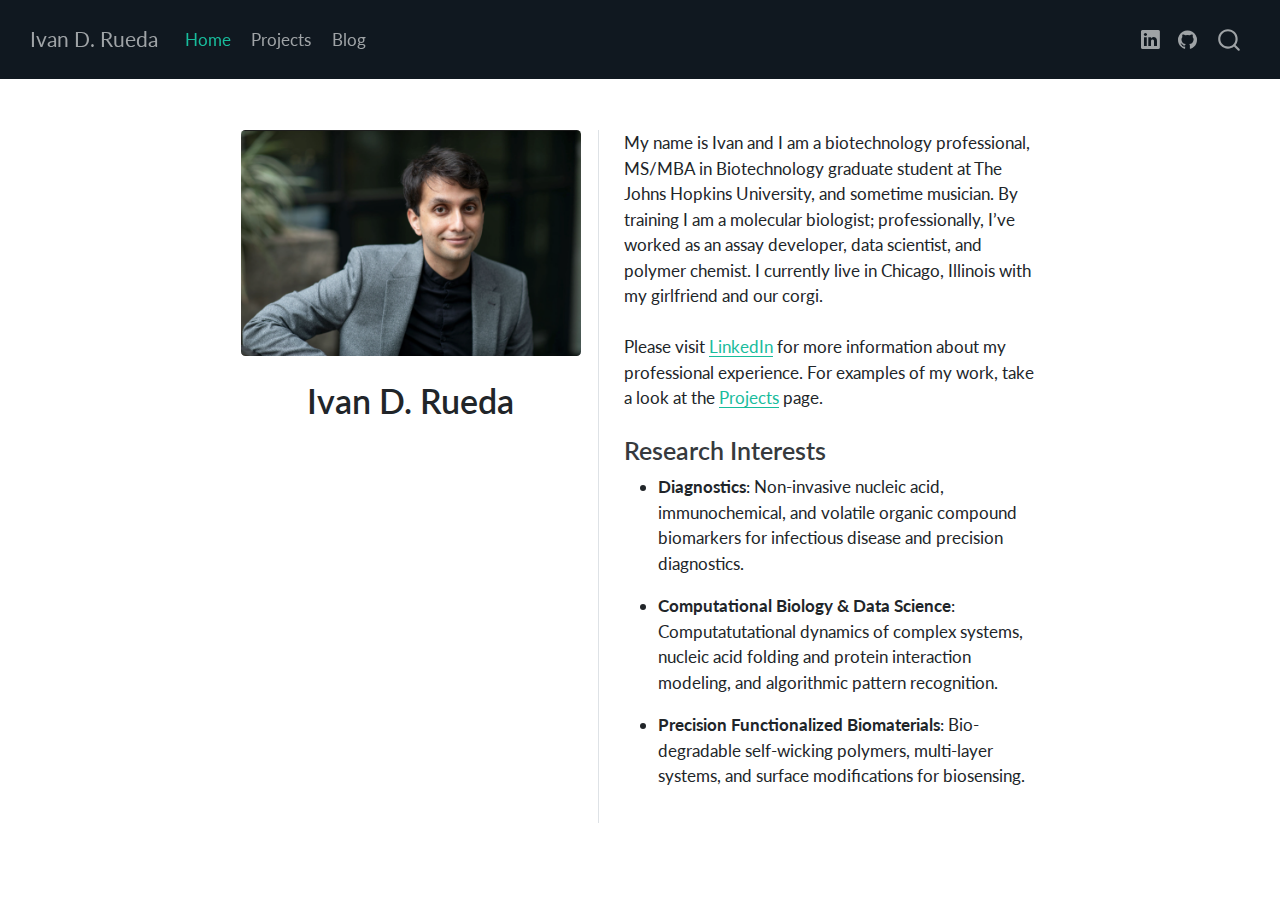
<file: index.html>
<!DOCTYPE html>
<html xmlns="http://www.w3.org/1999/xhtml" lang="en" xml:lang="en"><head>

<meta charset="utf-8">
<meta name="generator" content="quarto-1.4.554">

<meta name="viewport" content="width=device-width, initial-scale=1.0, user-scalable=yes">


<title>Ivan D. Rueda</title>
<style>
code{white-space: pre-wrap;}
span.smallcaps{font-variant: small-caps;}
div.columns{display: flex; gap: min(4vw, 1.5em);}
div.column{flex: auto; overflow-x: auto;}
div.hanging-indent{margin-left: 1.5em; text-indent: -1.5em;}
ul.task-list{list-style: none;}
ul.task-list li input[type="checkbox"] {
  width: 0.8em;
  margin: 0 0.8em 0.2em -1em; /* quarto-specific, see https://github.com/quarto-dev/quarto-cli/issues/4556 */ 
  vertical-align: middle;
}
</style>


<script src="site_libs/quarto-nav/quarto-nav.js"></script>
<script src="site_libs/quarto-nav/headroom.min.js"></script>
<script src="site_libs/clipboard/clipboard.min.js"></script>
<script src="site_libs/quarto-search/autocomplete.umd.js"></script>
<script src="site_libs/quarto-search/fuse.min.js"></script>
<script src="site_libs/quarto-search/quarto-search.js"></script>
<meta name="quarto:offset" content="./">
<script src="site_libs/quarto-html/quarto.js"></script>
<script src="site_libs/quarto-html/popper.min.js"></script>
<script src="site_libs/quarto-html/tippy.umd.min.js"></script>
<link href="site_libs/quarto-html/tippy.css" rel="stylesheet">
<link href="site_libs/quarto-html/quarto-syntax-highlighting.css" rel="stylesheet" id="quarto-text-highlighting-styles">
<script src="site_libs/bootstrap/bootstrap.min.js"></script>
<link href="site_libs/bootstrap/bootstrap-icons.css" rel="stylesheet">
<link href="site_libs/bootstrap/bootstrap.min.css" rel="stylesheet" id="quarto-bootstrap" data-mode="light">
<script id="quarto-search-options" type="application/json">{
  "location": "navbar",
  "copy-button": false,
  "collapse-after": 3,
  "panel-placement": "end",
  "type": "overlay",
  "limit": 50,
  "keyboard-shortcut": [
    "f",
    "/",
    "s"
  ],
  "show-item-context": false,
  "language": {
    "search-no-results-text": "No results",
    "search-matching-documents-text": "matching documents",
    "search-copy-link-title": "Copy link to search",
    "search-hide-matches-text": "Hide additional matches",
    "search-more-match-text": "more match in this document",
    "search-more-matches-text": "more matches in this document",
    "search-clear-button-title": "Clear",
    "search-text-placeholder": "",
    "search-detached-cancel-button-title": "Cancel",
    "search-submit-button-title": "Submit",
    "search-label": "Search"
  }
}</script>


<link rel="stylesheet" href="styles.css">
</head>

<body class="nav-fixed fullcontent">

<div id="quarto-search-results"></div>
  <header id="quarto-header" class="headroom fixed-top">
    <nav class="navbar navbar-expand-lg " data-bs-theme="dark">
      <div class="navbar-container container-fluid">
      <div class="navbar-brand-container mx-auto">
    <a class="navbar-brand" href="./index.html">
    <span class="navbar-title">Ivan D. Rueda</span>
    </a>
  </div>
            <div id="quarto-search" class="" title="Search"></div>
          <button class="navbar-toggler" type="button" data-bs-toggle="collapse" data-bs-target="#navbarCollapse" aria-controls="navbarCollapse" aria-expanded="false" aria-label="Toggle navigation" onclick="if (window.quartoToggleHeadroom) { window.quartoToggleHeadroom(); }">
  <span class="navbar-toggler-icon"></span>
</button>
          <div class="collapse navbar-collapse" id="navbarCollapse">
            <ul class="navbar-nav navbar-nav-scroll me-auto">
  <li class="nav-item">
    <a class="nav-link active" href="./index.html" aria-current="page"> 
<span class="menu-text">Home</span></a>
  </li>  
  <li class="nav-item">
    <a class="nav-link" href="./projects.html"> 
<span class="menu-text">Projects</span></a>
  </li>  
  <li class="nav-item">
    <a class="nav-link" href="./blog.html"> 
<span class="menu-text">Blog</span></a>
  </li>  
</ul>
            <ul class="navbar-nav navbar-nav-scroll ms-auto">
  <li class="nav-item compact">
    <a class="nav-link" href="https://www.linkedin.com/in/ivan-rueda-b720685a/"> <i class="bi bi-linkedin" role="img" aria-label="LinkedIn">
</i> 
<span class="menu-text"></span></a>
  </li>  
  <li class="nav-item compact">
    <a class="nav-link" href="https://github.com/ivandrueda"> <i class="bi bi-github" role="img" aria-label="GitHub">
</i> 
<span class="menu-text"></span></a>
  </li>  
</ul>
          </div> <!-- /navcollapse -->
          <div class="quarto-navbar-tools">
</div>
      </div> <!-- /container-fluid -->
    </nav>
</header>
<!-- content -->
<div id="quarto-content" class="quarto-container page-columns page-rows-contents page-layout-article page-navbar">
<!-- sidebar -->
<!-- margin-sidebar -->
    
<!-- main -->
<div class="quarto-about-trestles content">
  <div class="about-entity">
    <img src="profile_headshot.png" class="about-image
  rounded " style="width: 20em;">
<header id="title-block-header" class="quarto-title-block default">
<div class="quarto-title">
<h1 class="title">Ivan D. Rueda</h1>
</div>
<div class="quarto-title-meta">
  </div>
</header>
  </div>
  <div class="about-contents"><main class="content" id="quarto-document-content">
<p>My name is Ivan and I am a biotechnology professional, MS/MBA in Biotechnology graduate student at The Johns Hopkins University, and sometime musician. By training I am a molecular biologist; professionally, I’ve worked as an assay developer, data scientist, and polymer chemist. I currently live in Chicago, Illinois with my girlfriend and our corgi. <br><br> Please visit <a href="https://www.linkedin.com/in/ivan-rueda-b720685a/">LinkedIn</a> for more information about my professional experience. For examples of my work, take a look at the <a href="https://ivandrueda.github.io/projects.html">Projects</a> page.</p>
<section id="research-interests" class="level3">
<h3 data-anchor-id="research-interests">Research Interests</h3>
<ul>
<li><p><strong>Diagnostics</strong>: Non-invasive nucleic acid, immunochemical, and volatile organic compound biomarkers for infectious disease and precision diagnostics.</p></li>
<li><p><strong>Computational Biology &amp; Data Science</strong>: Computatutational dynamics of complex systems, nucleic acid folding and protein interaction modeling, and algorithmic pattern recognition.</p></li>
<li><p><strong>Precision Functionalized Biomaterials</strong>: Bio-degradable self-wicking polymers, multi-layer systems, and surface modifications for biosensing.</p></li>
</ul>


</section>
</main></div>
</div>
 <!-- /main -->
<script id="quarto-html-after-body" type="application/javascript">
window.document.addEventListener("DOMContentLoaded", function (event) {
  const toggleBodyColorMode = (bsSheetEl) => {
    const mode = bsSheetEl.getAttribute("data-mode");
    const bodyEl = window.document.querySelector("body");
    if (mode === "dark") {
      bodyEl.classList.add("quarto-dark");
      bodyEl.classList.remove("quarto-light");
    } else {
      bodyEl.classList.add("quarto-light");
      bodyEl.classList.remove("quarto-dark");
    }
  }
  const toggleBodyColorPrimary = () => {
    const bsSheetEl = window.document.querySelector("link#quarto-bootstrap");
    if (bsSheetEl) {
      toggleBodyColorMode(bsSheetEl);
    }
  }
  toggleBodyColorPrimary();  
  const isCodeAnnotation = (el) => {
    for (const clz of el.classList) {
      if (clz.startsWith('code-annotation-')) {                     
        return true;
      }
    }
    return false;
  }
  const clipboard = new window.ClipboardJS('.code-copy-button', {
    text: function(trigger) {
      const codeEl = trigger.previousElementSibling.cloneNode(true);
      for (const childEl of codeEl.children) {
        if (isCodeAnnotation(childEl)) {
          childEl.remove();
        }
      }
      return codeEl.innerText;
    }
  });
  clipboard.on('success', function(e) {
    // button target
    const button = e.trigger;
    // don't keep focus
    button.blur();
    // flash "checked"
    button.classList.add('code-copy-button-checked');
    var currentTitle = button.getAttribute("title");
    button.setAttribute("title", "Copied!");
    let tooltip;
    if (window.bootstrap) {
      button.setAttribute("data-bs-toggle", "tooltip");
      button.setAttribute("data-bs-placement", "left");
      button.setAttribute("data-bs-title", "Copied!");
      tooltip = new bootstrap.Tooltip(button, 
        { trigger: "manual", 
          customClass: "code-copy-button-tooltip",
          offset: [0, -8]});
      tooltip.show();    
    }
    setTimeout(function() {
      if (tooltip) {
        tooltip.hide();
        button.removeAttribute("data-bs-title");
        button.removeAttribute("data-bs-toggle");
        button.removeAttribute("data-bs-placement");
      }
      button.setAttribute("title", currentTitle);
      button.classList.remove('code-copy-button-checked');
    }, 1000);
    // clear code selection
    e.clearSelection();
  });
    var localhostRegex = new RegExp(/^(?:http|https):\/\/localhost\:?[0-9]*\//);
    var mailtoRegex = new RegExp(/^mailto:/);
      var filterRegex = new RegExp("http:\/\/ivandrueda\.github\.io");
    var isInternal = (href) => {
        return filterRegex.test(href) || localhostRegex.test(href) || mailtoRegex.test(href);
    }
    // Inspect non-navigation links and adorn them if external
 	var links = window.document.querySelectorAll('a[href]:not(.nav-link):not(.navbar-brand):not(.toc-action):not(.sidebar-link):not(.sidebar-item-toggle):not(.pagination-link):not(.no-external):not([aria-hidden]):not(.dropdown-item):not(.quarto-navigation-tool)');
    for (var i=0; i<links.length; i++) {
      const link = links[i];
      if (!isInternal(link.href)) {
        // undo the damage that might have been done by quarto-nav.js in the case of
        // links that we want to consider external
        if (link.dataset.originalHref !== undefined) {
          link.href = link.dataset.originalHref;
        }
      }
    }
  function tippyHover(el, contentFn, onTriggerFn, onUntriggerFn) {
    const config = {
      allowHTML: true,
      maxWidth: 500,
      delay: 100,
      arrow: false,
      appendTo: function(el) {
          return el.parentElement;
      },
      interactive: true,
      interactiveBorder: 10,
      theme: 'quarto',
      placement: 'bottom-start',
    };
    if (contentFn) {
      config.content = contentFn;
    }
    if (onTriggerFn) {
      config.onTrigger = onTriggerFn;
    }
    if (onUntriggerFn) {
      config.onUntrigger = onUntriggerFn;
    }
    window.tippy(el, config); 
  }
  const noterefs = window.document.querySelectorAll('a[role="doc-noteref"]');
  for (var i=0; i<noterefs.length; i++) {
    const ref = noterefs[i];
    tippyHover(ref, function() {
      // use id or data attribute instead here
      let href = ref.getAttribute('data-footnote-href') || ref.getAttribute('href');
      try { href = new URL(href).hash; } catch {}
      const id = href.replace(/^#\/?/, "");
      const note = window.document.getElementById(id);
      if (note) {
        return note.innerHTML;
      } else {
        return "";
      }
    });
  }
  const xrefs = window.document.querySelectorAll('a.quarto-xref');
  const processXRef = (id, note) => {
    // Strip column container classes
    const stripColumnClz = (el) => {
      el.classList.remove("page-full", "page-columns");
      if (el.children) {
        for (const child of el.children) {
          stripColumnClz(child);
        }
      }
    }
    stripColumnClz(note)
    if (id === null || id.startsWith('sec-')) {
      // Special case sections, only their first couple elements
      const container = document.createElement("div");
      if (note.children && note.children.length > 2) {
        container.appendChild(note.children[0].cloneNode(true));
        for (let i = 1; i < note.children.length; i++) {
          const child = note.children[i];
          if (child.tagName === "P" && child.innerText === "") {
            continue;
          } else {
            container.appendChild(child.cloneNode(true));
            break;
          }
        }
        if (window.Quarto?.typesetMath) {
          window.Quarto.typesetMath(container);
        }
        return container.innerHTML
      } else {
        if (window.Quarto?.typesetMath) {
          window.Quarto.typesetMath(note);
        }
        return note.innerHTML;
      }
    } else {
      // Remove any anchor links if they are present
      const anchorLink = note.querySelector('a.anchorjs-link');
      if (anchorLink) {
        anchorLink.remove();
      }
      if (window.Quarto?.typesetMath) {
        window.Quarto.typesetMath(note);
      }
      // TODO in 1.5, we should make sure this works without a callout special case
      if (note.classList.contains("callout")) {
        return note.outerHTML;
      } else {
        return note.innerHTML;
      }
    }
  }
  for (var i=0; i<xrefs.length; i++) {
    const xref = xrefs[i];
    tippyHover(xref, undefined, function(instance) {
      instance.disable();
      let url = xref.getAttribute('href');
      let hash = undefined; 
      if (url.startsWith('#')) {
        hash = url;
      } else {
        try { hash = new URL(url).hash; } catch {}
      }
      if (hash) {
        const id = hash.replace(/^#\/?/, "");
        const note = window.document.getElementById(id);
        if (note !== null) {
          try {
            const html = processXRef(id, note.cloneNode(true));
            instance.setContent(html);
          } finally {
            instance.enable();
            instance.show();
          }
        } else {
          // See if we can fetch this
          fetch(url.split('#')[0])
          .then(res => res.text())
          .then(html => {
            const parser = new DOMParser();
            const htmlDoc = parser.parseFromString(html, "text/html");
            const note = htmlDoc.getElementById(id);
            if (note !== null) {
              const html = processXRef(id, note);
              instance.setContent(html);
            } 
          }).finally(() => {
            instance.enable();
            instance.show();
          });
        }
      } else {
        // See if we can fetch a full url (with no hash to target)
        // This is a special case and we should probably do some content thinning / targeting
        fetch(url)
        .then(res => res.text())
        .then(html => {
          const parser = new DOMParser();
          const htmlDoc = parser.parseFromString(html, "text/html");
          const note = htmlDoc.querySelector('main.content');
          if (note !== null) {
            // This should only happen for chapter cross references
            // (since there is no id in the URL)
            // remove the first header
            if (note.children.length > 0 && note.children[0].tagName === "HEADER") {
              note.children[0].remove();
            }
            const html = processXRef(null, note);
            instance.setContent(html);
          } 
        }).finally(() => {
          instance.enable();
          instance.show();
        });
      }
    }, function(instance) {
    });
  }
      let selectedAnnoteEl;
      const selectorForAnnotation = ( cell, annotation) => {
        let cellAttr = 'data-code-cell="' + cell + '"';
        let lineAttr = 'data-code-annotation="' +  annotation + '"';
        const selector = 'span[' + cellAttr + '][' + lineAttr + ']';
        return selector;
      }
      const selectCodeLines = (annoteEl) => {
        const doc = window.document;
        const targetCell = annoteEl.getAttribute("data-target-cell");
        const targetAnnotation = annoteEl.getAttribute("data-target-annotation");
        const annoteSpan = window.document.querySelector(selectorForAnnotation(targetCell, targetAnnotation));
        const lines = annoteSpan.getAttribute("data-code-lines").split(",");
        const lineIds = lines.map((line) => {
          return targetCell + "-" + line;
        })
        let top = null;
        let height = null;
        let parent = null;
        if (lineIds.length > 0) {
            //compute the position of the single el (top and bottom and make a div)
            const el = window.document.getElementById(lineIds[0]);
            top = el.offsetTop;
            height = el.offsetHeight;
            parent = el.parentElement.parentElement;
          if (lineIds.length > 1) {
            const lastEl = window.document.getElementById(lineIds[lineIds.length - 1]);
            const bottom = lastEl.offsetTop + lastEl.offsetHeight;
            height = bottom - top;
          }
          if (top !== null && height !== null && parent !== null) {
            // cook up a div (if necessary) and position it 
            let div = window.document.getElementById("code-annotation-line-highlight");
            if (div === null) {
              div = window.document.createElement("div");
              div.setAttribute("id", "code-annotation-line-highlight");
              div.style.position = 'absolute';
              parent.appendChild(div);
            }
            div.style.top = top - 2 + "px";
            div.style.height = height + 4 + "px";
            div.style.left = 0;
            let gutterDiv = window.document.getElementById("code-annotation-line-highlight-gutter");
            if (gutterDiv === null) {
              gutterDiv = window.document.createElement("div");
              gutterDiv.setAttribute("id", "code-annotation-line-highlight-gutter");
              gutterDiv.style.position = 'absolute';
              const codeCell = window.document.getElementById(targetCell);
              const gutter = codeCell.querySelector('.code-annotation-gutter');
              gutter.appendChild(gutterDiv);
            }
            gutterDiv.style.top = top - 2 + "px";
            gutterDiv.style.height = height + 4 + "px";
          }
          selectedAnnoteEl = annoteEl;
        }
      };
      const unselectCodeLines = () => {
        const elementsIds = ["code-annotation-line-highlight", "code-annotation-line-highlight-gutter"];
        elementsIds.forEach((elId) => {
          const div = window.document.getElementById(elId);
          if (div) {
            div.remove();
          }
        });
        selectedAnnoteEl = undefined;
      };
        // Handle positioning of the toggle
    window.addEventListener(
      "resize",
      throttle(() => {
        elRect = undefined;
        if (selectedAnnoteEl) {
          selectCodeLines(selectedAnnoteEl);
        }
      }, 10)
    );
    function throttle(fn, ms) {
    let throttle = false;
    let timer;
      return (...args) => {
        if(!throttle) { // first call gets through
            fn.apply(this, args);
            throttle = true;
        } else { // all the others get throttled
            if(timer) clearTimeout(timer); // cancel #2
            timer = setTimeout(() => {
              fn.apply(this, args);
              timer = throttle = false;
            }, ms);
        }
      };
    }
      // Attach click handler to the DT
      const annoteDls = window.document.querySelectorAll('dt[data-target-cell]');
      for (const annoteDlNode of annoteDls) {
        annoteDlNode.addEventListener('click', (event) => {
          const clickedEl = event.target;
          if (clickedEl !== selectedAnnoteEl) {
            unselectCodeLines();
            const activeEl = window.document.querySelector('dt[data-target-cell].code-annotation-active');
            if (activeEl) {
              activeEl.classList.remove('code-annotation-active');
            }
            selectCodeLines(clickedEl);
            clickedEl.classList.add('code-annotation-active');
          } else {
            // Unselect the line
            unselectCodeLines();
            clickedEl.classList.remove('code-annotation-active');
          }
        });
      }
  const findCites = (el) => {
    const parentEl = el.parentElement;
    if (parentEl) {
      const cites = parentEl.dataset.cites;
      if (cites) {
        return {
          el,
          cites: cites.split(' ')
        };
      } else {
        return findCites(el.parentElement)
      }
    } else {
      return undefined;
    }
  };
  var bibliorefs = window.document.querySelectorAll('a[role="doc-biblioref"]');
  for (var i=0; i<bibliorefs.length; i++) {
    const ref = bibliorefs[i];
    const citeInfo = findCites(ref);
    if (citeInfo) {
      tippyHover(citeInfo.el, function() {
        var popup = window.document.createElement('div');
        citeInfo.cites.forEach(function(cite) {
          var citeDiv = window.document.createElement('div');
          citeDiv.classList.add('hanging-indent');
          citeDiv.classList.add('csl-entry');
          var biblioDiv = window.document.getElementById('ref-' + cite);
          if (biblioDiv) {
            citeDiv.innerHTML = biblioDiv.innerHTML;
          }
          popup.appendChild(citeDiv);
        });
        return popup.innerHTML;
      });
    }
  }
});
</script>
</div> <!-- /content -->




</body></html>
</file>
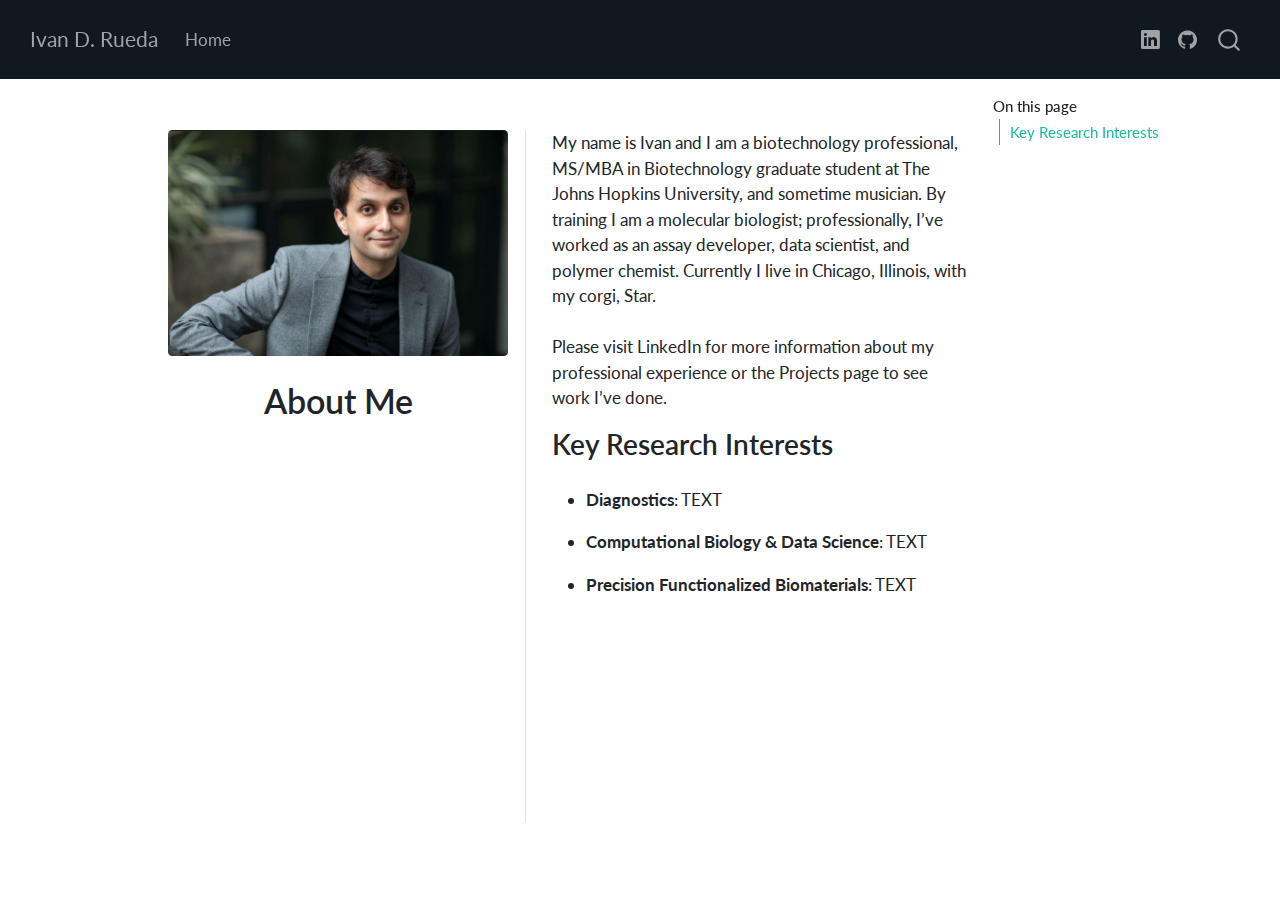
<file: about.html>
<!DOCTYPE html>
<html xmlns="http://www.w3.org/1999/xhtml" lang="en" xml:lang="en"><head>

<meta charset="utf-8">
<meta name="generator" content="quarto-1.4.554">

<meta name="viewport" content="width=device-width, initial-scale=1.0, user-scalable=yes">


<title>Ivan D. Rueda - About Me</title>
<style>
code{white-space: pre-wrap;}
span.smallcaps{font-variant: small-caps;}
div.columns{display: flex; gap: min(4vw, 1.5em);}
div.column{flex: auto; overflow-x: auto;}
div.hanging-indent{margin-left: 1.5em; text-indent: -1.5em;}
ul.task-list{list-style: none;}
ul.task-list li input[type="checkbox"] {
  width: 0.8em;
  margin: 0 0.8em 0.2em -1em; /* quarto-specific, see https://github.com/quarto-dev/quarto-cli/issues/4556 */ 
  vertical-align: middle;
}
</style>


<script src="site_libs/quarto-nav/quarto-nav.js"></script>
<script src="site_libs/quarto-nav/headroom.min.js"></script>
<script src="site_libs/clipboard/clipboard.min.js"></script>
<script src="site_libs/quarto-search/autocomplete.umd.js"></script>
<script src="site_libs/quarto-search/fuse.min.js"></script>
<script src="site_libs/quarto-search/quarto-search.js"></script>
<meta name="quarto:offset" content="./">
<script src="site_libs/quarto-html/quarto.js"></script>
<script src="site_libs/quarto-html/popper.min.js"></script>
<script src="site_libs/quarto-html/tippy.umd.min.js"></script>
<link href="site_libs/quarto-html/tippy.css" rel="stylesheet">
<link href="site_libs/quarto-html/quarto-syntax-highlighting.css" rel="stylesheet" id="quarto-text-highlighting-styles">
<script src="site_libs/bootstrap/bootstrap.min.js"></script>
<link href="site_libs/bootstrap/bootstrap-icons.css" rel="stylesheet">
<link href="site_libs/bootstrap/bootstrap.min.css" rel="stylesheet" id="quarto-bootstrap" data-mode="light">
<script id="quarto-search-options" type="application/json">{
  "location": "navbar",
  "copy-button": false,
  "collapse-after": 3,
  "panel-placement": "end",
  "type": "overlay",
  "limit": 50,
  "keyboard-shortcut": [
    "f",
    "/",
    "s"
  ],
  "show-item-context": false,
  "language": {
    "search-no-results-text": "No results",
    "search-matching-documents-text": "matching documents",
    "search-copy-link-title": "Copy link to search",
    "search-hide-matches-text": "Hide additional matches",
    "search-more-match-text": "more match in this document",
    "search-more-matches-text": "more matches in this document",
    "search-clear-button-title": "Clear",
    "search-text-placeholder": "",
    "search-detached-cancel-button-title": "Cancel",
    "search-submit-button-title": "Submit",
    "search-label": "Search"
  }
}</script>


<link rel="stylesheet" href="styles.css">
</head>

<body class="nav-fixed">

<div id="quarto-search-results"></div>
  <header id="quarto-header" class="headroom fixed-top">
    <nav class="navbar navbar-expand-lg " data-bs-theme="dark">
      <div class="navbar-container container-fluid">
      <div class="navbar-brand-container mx-auto">
    <a class="navbar-brand" href="./index.html">
    <span class="navbar-title">Ivan D. Rueda</span>
    </a>
  </div>
            <div id="quarto-search" class="" title="Search"></div>
          <button class="navbar-toggler" type="button" data-bs-toggle="collapse" data-bs-target="#navbarCollapse" aria-controls="navbarCollapse" aria-expanded="false" aria-label="Toggle navigation" onclick="if (window.quartoToggleHeadroom) { window.quartoToggleHeadroom(); }">
  <span class="navbar-toggler-icon"></span>
</button>
          <div class="collapse navbar-collapse" id="navbarCollapse">
            <ul class="navbar-nav navbar-nav-scroll me-auto">
  <li class="nav-item">
    <a class="nav-link" href="./index.html"> 
<span class="menu-text">Home</span></a>
  </li>  
</ul>
            <ul class="navbar-nav navbar-nav-scroll ms-auto">
  <li class="nav-item compact">
    <a class="nav-link" href="https://www.linkedin.com/in/ivan-rueda-b720685a/"> <i class="bi bi-linkedin" role="img" aria-label="LinkedIn">
</i> 
<span class="menu-text"></span></a>
  </li>  
  <li class="nav-item compact">
    <a class="nav-link" href="https://github.com/ivandrueda"> <i class="bi bi-github" role="img" aria-label="GitHub">
</i> 
<span class="menu-text"></span></a>
  </li>  
</ul>
          </div> <!-- /navcollapse -->
          <div class="quarto-navbar-tools">
</div>
      </div> <!-- /container-fluid -->
    </nav>
</header>
<!-- content -->
<div id="quarto-content" class="quarto-container page-columns page-rows-contents page-layout-article page-navbar">
<!-- sidebar -->
<!-- margin-sidebar -->
    <div id="quarto-margin-sidebar" class="sidebar margin-sidebar">
        <nav id="TOC" role="doc-toc" class="toc-active">
    <h2 id="toc-title">On this page</h2>
  <ul>
  <li><a href="#key-research-interests" id="toc-key-research-interests" class="nav-link active" data-scroll-target="#key-research-interests">Key Research Interests</a></li>
  </ul>
</nav>
    </div>
<!-- main -->
<div class="quarto-about-trestles content">
  <div class="about-entity">
    <img src="profile_headshot.png" class="about-image
  rounded " style="width: 20em;">
<header id="title-block-header" class="quarto-title-block default">
<div class="quarto-title">
<h1 class="title">About Me</h1>
</div>
<div class="quarto-title-meta">
  </div>
</header>
  </div>
  <div class="about-contents"><main class="content" id="quarto-document-content">

<p>My name is Ivan and I am a biotechnology professional, MS/MBA in Biotechnology graduate student at The Johns Hopkins University, and sometime musician. By training I am a molecular biologist; professionally, I’ve worked as an assay developer, data scientist, and polymer chemist. Currently I live in Chicago, Illinois, with my corgi, Star. <br><br> Please visit LinkedIn for more information about my professional experience or the Projects page to see work I’ve done.</p>
<section id="key-research-interests" class="level2">
<h2 data-anchor-id="key-research-interests">Key Research Interests</h2>
<ul>
<li><p><strong>Diagnostics</strong>: TEXT</p></li>
<li><p><strong>Computational Biology &amp; Data Science</strong>: TEXT</p></li>
<li><p><strong>Precision Functionalized Biomaterials</strong>: TEXT</p></li>
</ul>


</section>
</main></div>
</div>
 <!-- /main -->
<script id="quarto-html-after-body" type="application/javascript">
window.document.addEventListener("DOMContentLoaded", function (event) {
  const toggleBodyColorMode = (bsSheetEl) => {
    const mode = bsSheetEl.getAttribute("data-mode");
    const bodyEl = window.document.querySelector("body");
    if (mode === "dark") {
      bodyEl.classList.add("quarto-dark");
      bodyEl.classList.remove("quarto-light");
    } else {
      bodyEl.classList.add("quarto-light");
      bodyEl.classList.remove("quarto-dark");
    }
  }
  const toggleBodyColorPrimary = () => {
    const bsSheetEl = window.document.querySelector("link#quarto-bootstrap");
    if (bsSheetEl) {
      toggleBodyColorMode(bsSheetEl);
    }
  }
  toggleBodyColorPrimary();  
  const isCodeAnnotation = (el) => {
    for (const clz of el.classList) {
      if (clz.startsWith('code-annotation-')) {                     
        return true;
      }
    }
    return false;
  }
  const clipboard = new window.ClipboardJS('.code-copy-button', {
    text: function(trigger) {
      const codeEl = trigger.previousElementSibling.cloneNode(true);
      for (const childEl of codeEl.children) {
        if (isCodeAnnotation(childEl)) {
          childEl.remove();
        }
      }
      return codeEl.innerText;
    }
  });
  clipboard.on('success', function(e) {
    // button target
    const button = e.trigger;
    // don't keep focus
    button.blur();
    // flash "checked"
    button.classList.add('code-copy-button-checked');
    var currentTitle = button.getAttribute("title");
    button.setAttribute("title", "Copied!");
    let tooltip;
    if (window.bootstrap) {
      button.setAttribute("data-bs-toggle", "tooltip");
      button.setAttribute("data-bs-placement", "left");
      button.setAttribute("data-bs-title", "Copied!");
      tooltip = new bootstrap.Tooltip(button, 
        { trigger: "manual", 
          customClass: "code-copy-button-tooltip",
          offset: [0, -8]});
      tooltip.show();    
    }
    setTimeout(function() {
      if (tooltip) {
        tooltip.hide();
        button.removeAttribute("data-bs-title");
        button.removeAttribute("data-bs-toggle");
        button.removeAttribute("data-bs-placement");
      }
      button.setAttribute("title", currentTitle);
      button.classList.remove('code-copy-button-checked');
    }, 1000);
    // clear code selection
    e.clearSelection();
  });
    var localhostRegex = new RegExp(/^(?:http|https):\/\/localhost\:?[0-9]*\//);
    var mailtoRegex = new RegExp(/^mailto:/);
      var filterRegex = new RegExp("https:\/\/ivandrueda\.github\.io\/");
    var isInternal = (href) => {
        return filterRegex.test(href) || localhostRegex.test(href) || mailtoRegex.test(href);
    }
    // Inspect non-navigation links and adorn them if external
 	var links = window.document.querySelectorAll('a[href]:not(.nav-link):not(.navbar-brand):not(.toc-action):not(.sidebar-link):not(.sidebar-item-toggle):not(.pagination-link):not(.no-external):not([aria-hidden]):not(.dropdown-item):not(.quarto-navigation-tool)');
    for (var i=0; i<links.length; i++) {
      const link = links[i];
      if (!isInternal(link.href)) {
        // undo the damage that might have been done by quarto-nav.js in the case of
        // links that we want to consider external
        if (link.dataset.originalHref !== undefined) {
          link.href = link.dataset.originalHref;
        }
      }
    }
  function tippyHover(el, contentFn, onTriggerFn, onUntriggerFn) {
    const config = {
      allowHTML: true,
      maxWidth: 500,
      delay: 100,
      arrow: false,
      appendTo: function(el) {
          return el.parentElement;
      },
      interactive: true,
      interactiveBorder: 10,
      theme: 'quarto',
      placement: 'bottom-start',
    };
    if (contentFn) {
      config.content = contentFn;
    }
    if (onTriggerFn) {
      config.onTrigger = onTriggerFn;
    }
    if (onUntriggerFn) {
      config.onUntrigger = onUntriggerFn;
    }
    window.tippy(el, config); 
  }
  const noterefs = window.document.querySelectorAll('a[role="doc-noteref"]');
  for (var i=0; i<noterefs.length; i++) {
    const ref = noterefs[i];
    tippyHover(ref, function() {
      // use id or data attribute instead here
      let href = ref.getAttribute('data-footnote-href') || ref.getAttribute('href');
      try { href = new URL(href).hash; } catch {}
      const id = href.replace(/^#\/?/, "");
      const note = window.document.getElementById(id);
      if (note) {
        return note.innerHTML;
      } else {
        return "";
      }
    });
  }
  const xrefs = window.document.querySelectorAll('a.quarto-xref');
  const processXRef = (id, note) => {
    // Strip column container classes
    const stripColumnClz = (el) => {
      el.classList.remove("page-full", "page-columns");
      if (el.children) {
        for (const child of el.children) {
          stripColumnClz(child);
        }
      }
    }
    stripColumnClz(note)
    if (id === null || id.startsWith('sec-')) {
      // Special case sections, only their first couple elements
      const container = document.createElement("div");
      if (note.children && note.children.length > 2) {
        container.appendChild(note.children[0].cloneNode(true));
        for (let i = 1; i < note.children.length; i++) {
          const child = note.children[i];
          if (child.tagName === "P" && child.innerText === "") {
            continue;
          } else {
            container.appendChild(child.cloneNode(true));
            break;
          }
        }
        if (window.Quarto?.typesetMath) {
          window.Quarto.typesetMath(container);
        }
        return container.innerHTML
      } else {
        if (window.Quarto?.typesetMath) {
          window.Quarto.typesetMath(note);
        }
        return note.innerHTML;
      }
    } else {
      // Remove any anchor links if they are present
      const anchorLink = note.querySelector('a.anchorjs-link');
      if (anchorLink) {
        anchorLink.remove();
      }
      if (window.Quarto?.typesetMath) {
        window.Quarto.typesetMath(note);
      }
      // TODO in 1.5, we should make sure this works without a callout special case
      if (note.classList.contains("callout")) {
        return note.outerHTML;
      } else {
        return note.innerHTML;
      }
    }
  }
  for (var i=0; i<xrefs.length; i++) {
    const xref = xrefs[i];
    tippyHover(xref, undefined, function(instance) {
      instance.disable();
      let url = xref.getAttribute('href');
      let hash = undefined; 
      if (url.startsWith('#')) {
        hash = url;
      } else {
        try { hash = new URL(url).hash; } catch {}
      }
      if (hash) {
        const id = hash.replace(/^#\/?/, "");
        const note = window.document.getElementById(id);
        if (note !== null) {
          try {
            const html = processXRef(id, note.cloneNode(true));
            instance.setContent(html);
          } finally {
            instance.enable();
            instance.show();
          }
        } else {
          // See if we can fetch this
          fetch(url.split('#')[0])
          .then(res => res.text())
          .then(html => {
            const parser = new DOMParser();
            const htmlDoc = parser.parseFromString(html, "text/html");
            const note = htmlDoc.getElementById(id);
            if (note !== null) {
              const html = processXRef(id, note);
              instance.setContent(html);
            } 
          }).finally(() => {
            instance.enable();
            instance.show();
          });
        }
      } else {
        // See if we can fetch a full url (with no hash to target)
        // This is a special case and we should probably do some content thinning / targeting
        fetch(url)
        .then(res => res.text())
        .then(html => {
          const parser = new DOMParser();
          const htmlDoc = parser.parseFromString(html, "text/html");
          const note = htmlDoc.querySelector('main.content');
          if (note !== null) {
            // This should only happen for chapter cross references
            // (since there is no id in the URL)
            // remove the first header
            if (note.children.length > 0 && note.children[0].tagName === "HEADER") {
              note.children[0].remove();
            }
            const html = processXRef(null, note);
            instance.setContent(html);
          } 
        }).finally(() => {
          instance.enable();
          instance.show();
        });
      }
    }, function(instance) {
    });
  }
      let selectedAnnoteEl;
      const selectorForAnnotation = ( cell, annotation) => {
        let cellAttr = 'data-code-cell="' + cell + '"';
        let lineAttr = 'data-code-annotation="' +  annotation + '"';
        const selector = 'span[' + cellAttr + '][' + lineAttr + ']';
        return selector;
      }
      const selectCodeLines = (annoteEl) => {
        const doc = window.document;
        const targetCell = annoteEl.getAttribute("data-target-cell");
        const targetAnnotation = annoteEl.getAttribute("data-target-annotation");
        const annoteSpan = window.document.querySelector(selectorForAnnotation(targetCell, targetAnnotation));
        const lines = annoteSpan.getAttribute("data-code-lines").split(",");
        const lineIds = lines.map((line) => {
          return targetCell + "-" + line;
        })
        let top = null;
        let height = null;
        let parent = null;
        if (lineIds.length > 0) {
            //compute the position of the single el (top and bottom and make a div)
            const el = window.document.getElementById(lineIds[0]);
            top = el.offsetTop;
            height = el.offsetHeight;
            parent = el.parentElement.parentElement;
          if (lineIds.length > 1) {
            const lastEl = window.document.getElementById(lineIds[lineIds.length - 1]);
            const bottom = lastEl.offsetTop + lastEl.offsetHeight;
            height = bottom - top;
          }
          if (top !== null && height !== null && parent !== null) {
            // cook up a div (if necessary) and position it 
            let div = window.document.getElementById("code-annotation-line-highlight");
            if (div === null) {
              div = window.document.createElement("div");
              div.setAttribute("id", "code-annotation-line-highlight");
              div.style.position = 'absolute';
              parent.appendChild(div);
            }
            div.style.top = top - 2 + "px";
            div.style.height = height + 4 + "px";
            div.style.left = 0;
            let gutterDiv = window.document.getElementById("code-annotation-line-highlight-gutter");
            if (gutterDiv === null) {
              gutterDiv = window.document.createElement("div");
              gutterDiv.setAttribute("id", "code-annotation-line-highlight-gutter");
              gutterDiv.style.position = 'absolute';
              const codeCell = window.document.getElementById(targetCell);
              const gutter = codeCell.querySelector('.code-annotation-gutter');
              gutter.appendChild(gutterDiv);
            }
            gutterDiv.style.top = top - 2 + "px";
            gutterDiv.style.height = height + 4 + "px";
          }
          selectedAnnoteEl = annoteEl;
        }
      };
      const unselectCodeLines = () => {
        const elementsIds = ["code-annotation-line-highlight", "code-annotation-line-highlight-gutter"];
        elementsIds.forEach((elId) => {
          const div = window.document.getElementById(elId);
          if (div) {
            div.remove();
          }
        });
        selectedAnnoteEl = undefined;
      };
        // Handle positioning of the toggle
    window.addEventListener(
      "resize",
      throttle(() => {
        elRect = undefined;
        if (selectedAnnoteEl) {
          selectCodeLines(selectedAnnoteEl);
        }
      }, 10)
    );
    function throttle(fn, ms) {
    let throttle = false;
    let timer;
      return (...args) => {
        if(!throttle) { // first call gets through
            fn.apply(this, args);
            throttle = true;
        } else { // all the others get throttled
            if(timer) clearTimeout(timer); // cancel #2
            timer = setTimeout(() => {
              fn.apply(this, args);
              timer = throttle = false;
            }, ms);
        }
      };
    }
      // Attach click handler to the DT
      const annoteDls = window.document.querySelectorAll('dt[data-target-cell]');
      for (const annoteDlNode of annoteDls) {
        annoteDlNode.addEventListener('click', (event) => {
          const clickedEl = event.target;
          if (clickedEl !== selectedAnnoteEl) {
            unselectCodeLines();
            const activeEl = window.document.querySelector('dt[data-target-cell].code-annotation-active');
            if (activeEl) {
              activeEl.classList.remove('code-annotation-active');
            }
            selectCodeLines(clickedEl);
            clickedEl.classList.add('code-annotation-active');
          } else {
            // Unselect the line
            unselectCodeLines();
            clickedEl.classList.remove('code-annotation-active');
          }
        });
      }
  const findCites = (el) => {
    const parentEl = el.parentElement;
    if (parentEl) {
      const cites = parentEl.dataset.cites;
      if (cites) {
        return {
          el,
          cites: cites.split(' ')
        };
      } else {
        return findCites(el.parentElement)
      }
    } else {
      return undefined;
    }
  };
  var bibliorefs = window.document.querySelectorAll('a[role="doc-biblioref"]');
  for (var i=0; i<bibliorefs.length; i++) {
    const ref = bibliorefs[i];
    const citeInfo = findCites(ref);
    if (citeInfo) {
      tippyHover(citeInfo.el, function() {
        var popup = window.document.createElement('div');
        citeInfo.cites.forEach(function(cite) {
          var citeDiv = window.document.createElement('div');
          citeDiv.classList.add('hanging-indent');
          citeDiv.classList.add('csl-entry');
          var biblioDiv = window.document.getElementById('ref-' + cite);
          if (biblioDiv) {
            citeDiv.innerHTML = biblioDiv.innerHTML;
          }
          popup.appendChild(citeDiv);
        });
        return popup.innerHTML;
      });
    }
  }
});
</script>
</div> <!-- /content -->




</body></html>
</file>
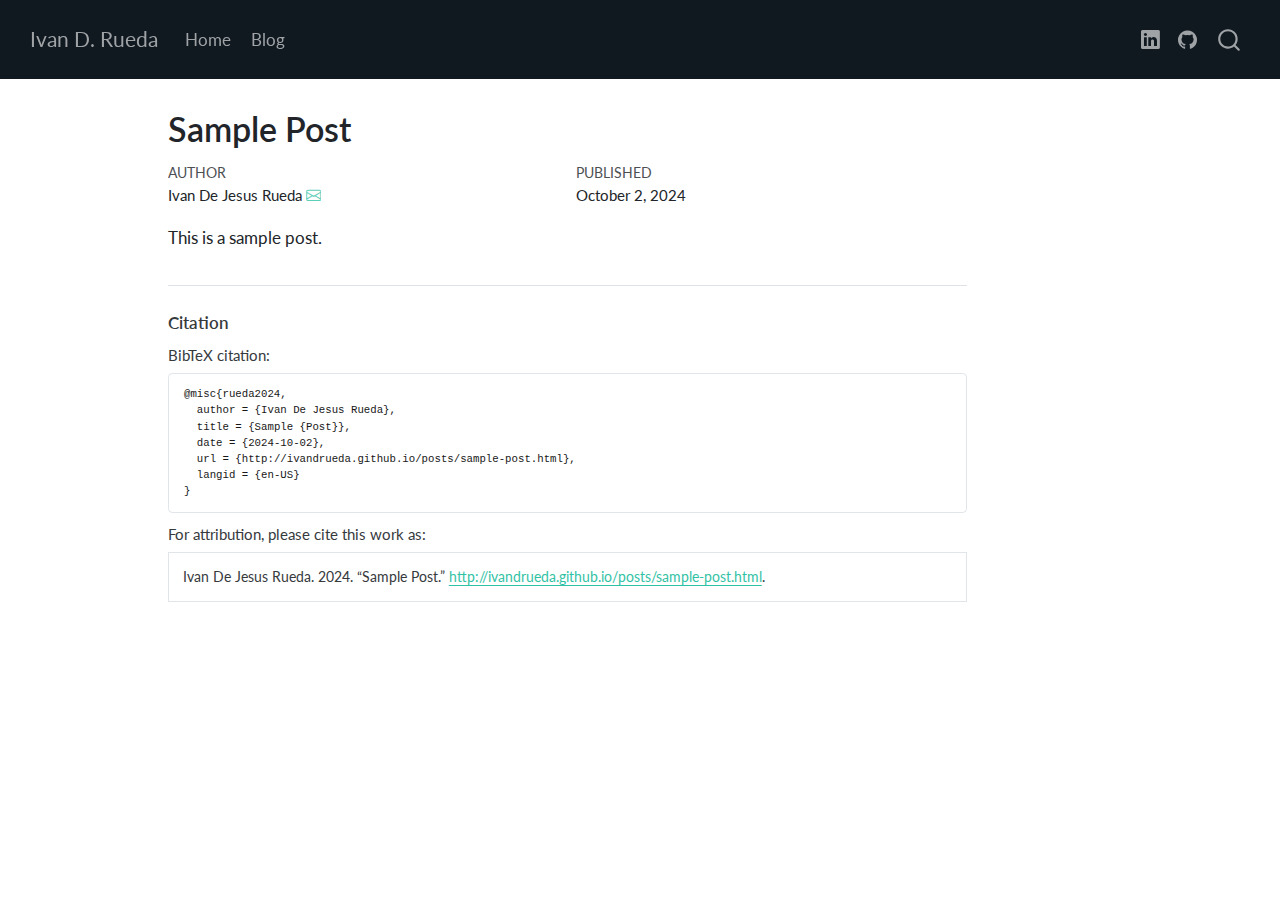
<file: posts/sample-post.html>
<!DOCTYPE html>
<html xmlns="http://www.w3.org/1999/xhtml" lang="en-US" xml:lang="en-US"><head>

<meta charset="utf-8">
<meta name="generator" content="quarto-1.4.554">

<meta name="viewport" content="width=device-width, initial-scale=1.0, user-scalable=yes">

<meta name="author" content="Ivan De Jesus Rueda">
<meta name="dcterms.date" content="2024-10-02">

<title>Ivan D. Rueda - Sample Post</title>
<style>
code{white-space: pre-wrap;}
span.smallcaps{font-variant: small-caps;}
div.columns{display: flex; gap: min(4vw, 1.5em);}
div.column{flex: auto; overflow-x: auto;}
div.hanging-indent{margin-left: 1.5em; text-indent: -1.5em;}
ul.task-list{list-style: none;}
ul.task-list li input[type="checkbox"] {
  width: 0.8em;
  margin: 0 0.8em 0.2em -1em; /* quarto-specific, see https://github.com/quarto-dev/quarto-cli/issues/4556 */ 
  vertical-align: middle;
}
</style>


<script src="../site_libs/quarto-nav/quarto-nav.js"></script>
<script src="../site_libs/quarto-nav/headroom.min.js"></script>
<script src="../site_libs/clipboard/clipboard.min.js"></script>
<script src="../site_libs/quarto-search/autocomplete.umd.js"></script>
<script src="../site_libs/quarto-search/fuse.min.js"></script>
<script src="../site_libs/quarto-search/quarto-search.js"></script>
<meta name="quarto:offset" content="../">
<script src="../site_libs/quarto-html/quarto.js"></script>
<script src="../site_libs/quarto-html/popper.min.js"></script>
<script src="../site_libs/quarto-html/tippy.umd.min.js"></script>
<script src="../site_libs/quarto-html/anchor.min.js"></script>
<link href="../site_libs/quarto-html/tippy.css" rel="stylesheet">
<link href="../site_libs/quarto-html/quarto-syntax-highlighting.css" rel="stylesheet" id="quarto-text-highlighting-styles">
<script src="../site_libs/bootstrap/bootstrap.min.js"></script>
<link href="../site_libs/bootstrap/bootstrap-icons.css" rel="stylesheet">
<link href="../site_libs/bootstrap/bootstrap.min.css" rel="stylesheet" id="quarto-bootstrap" data-mode="light">
<script id="quarto-search-options" type="application/json">{
  "location": "navbar",
  "copy-button": false,
  "collapse-after": 3,
  "panel-placement": "end",
  "type": "overlay",
  "limit": 50,
  "keyboard-shortcut": [
    "f",
    "/",
    "s"
  ],
  "show-item-context": false,
  "language": {
    "search-no-results-text": "No results",
    "search-matching-documents-text": "matching documents",
    "search-copy-link-title": "Copy link to search",
    "search-hide-matches-text": "Hide additional matches",
    "search-more-match-text": "more match in this document",
    "search-more-matches-text": "more matches in this document",
    "search-clear-button-title": "Clear",
    "search-text-placeholder": "",
    "search-detached-cancel-button-title": "Cancel",
    "search-submit-button-title": "Submit",
    "search-label": "Search"
  }
}</script>


<link rel="stylesheet" href="../styles.css">
</head>

<body class="nav-fixed">

<div id="quarto-search-results"></div>
  <header id="quarto-header" class="headroom fixed-top">
    <nav class="navbar navbar-expand-lg " data-bs-theme="dark">
      <div class="navbar-container container-fluid">
      <div class="navbar-brand-container mx-auto">
    <a class="navbar-brand" href="../index.html">
    <span class="navbar-title">Ivan D. Rueda</span>
    </a>
  </div>
            <div id="quarto-search" class="" title="Search"></div>
          <button class="navbar-toggler" type="button" data-bs-toggle="collapse" data-bs-target="#navbarCollapse" aria-controls="navbarCollapse" aria-expanded="false" aria-label="Toggle navigation" onclick="if (window.quartoToggleHeadroom) { window.quartoToggleHeadroom(); }">
  <span class="navbar-toggler-icon"></span>
</button>
          <div class="collapse navbar-collapse" id="navbarCollapse">
            <ul class="navbar-nav navbar-nav-scroll me-auto">
  <li class="nav-item">
    <a class="nav-link" href="../index.html"> 
<span class="menu-text">Home</span></a>
  </li>  
  <li class="nav-item">
    <a class="nav-link" href="../blog.html"> 
<span class="menu-text">Blog</span></a>
  </li>  
</ul>
            <ul class="navbar-nav navbar-nav-scroll ms-auto">
  <li class="nav-item compact">
    <a class="nav-link" href="https://www.linkedin.com/in/ivan-rueda-b720685a/"> <i class="bi bi-linkedin" role="img" aria-label="LinkedIn">
</i> 
<span class="menu-text"></span></a>
  </li>  
  <li class="nav-item compact">
    <a class="nav-link" href="https://github.com/ivandrueda"> <i class="bi bi-github" role="img" aria-label="GitHub">
</i> 
<span class="menu-text"></span></a>
  </li>  
</ul>
          </div> <!-- /navcollapse -->
          <div class="quarto-navbar-tools">
</div>
      </div> <!-- /container-fluid -->
    </nav>
</header>
<!-- content -->
<div id="quarto-content" class="quarto-container page-columns page-rows-contents page-layout-article page-navbar">
<!-- sidebar -->
<!-- margin-sidebar -->
    <div id="quarto-margin-sidebar" class="sidebar margin-sidebar">
        
    </div>
<!-- main -->
<main class="content" id="quarto-document-content">

<header id="title-block-header" class="quarto-title-block default">
<div class="quarto-title">
<h1 class="title">Sample Post</h1>
</div>



<div class="quarto-title-meta">

    <div>
    <div class="quarto-title-meta-heading">Author</div>
    <div class="quarto-title-meta-contents">
             <p>Ivan De Jesus Rueda <a href="mailto:ivandrueda@icloud.com" class="quarto-title-author-email"><i class="bi bi-envelope"></i></a> </p>
          </div>
  </div>
    
    <div>
    <div class="quarto-title-meta-heading">Published</div>
    <div class="quarto-title-meta-contents">
      <p class="date">October 2, 2024</p>
    </div>
  </div>
  
    
  </div>
  


</header>


<p>This is a sample post.</p>



<div id="quarto-appendix" class="default"><section class="quarto-appendix-contents" id="quarto-citation"><h2 class="anchored quarto-appendix-heading">Citation</h2><div><div class="quarto-appendix-secondary-label">BibTeX citation:</div><pre class="sourceCode code-with-copy quarto-appendix-bibtex"><code class="sourceCode bibtex">@misc{rueda2024,
  author = {Ivan De Jesus Rueda},
  title = {Sample {Post}},
  date = {2024-10-02},
  url = {http://ivandrueda.github.io/posts/sample-post.html},
  langid = {en-US}
}
</code><button title="Copy to Clipboard" class="code-copy-button"><i class="bi"></i></button></pre><div class="quarto-appendix-secondary-label">For attribution, please cite this work as:</div><div id="ref-rueda2024" class="csl-entry quarto-appendix-citeas" role="listitem">
Ivan De Jesus Rueda. 2024. <span>“Sample Post.”</span> <a href="http://ivandrueda.github.io/posts/sample-post.html">http://ivandrueda.github.io/posts/sample-post.html</a>.
</div></div></section></div></main> <!-- /main -->
<script id="quarto-html-after-body" type="application/javascript">
window.document.addEventListener("DOMContentLoaded", function (event) {
  const toggleBodyColorMode = (bsSheetEl) => {
    const mode = bsSheetEl.getAttribute("data-mode");
    const bodyEl = window.document.querySelector("body");
    if (mode === "dark") {
      bodyEl.classList.add("quarto-dark");
      bodyEl.classList.remove("quarto-light");
    } else {
      bodyEl.classList.add("quarto-light");
      bodyEl.classList.remove("quarto-dark");
    }
  }
  const toggleBodyColorPrimary = () => {
    const bsSheetEl = window.document.querySelector("link#quarto-bootstrap");
    if (bsSheetEl) {
      toggleBodyColorMode(bsSheetEl);
    }
  }
  toggleBodyColorPrimary();  
  const icon = "";
  const anchorJS = new window.AnchorJS();
  anchorJS.options = {
    placement: 'right',
    icon: icon
  };
  anchorJS.add('.anchored');
  const isCodeAnnotation = (el) => {
    for (const clz of el.classList) {
      if (clz.startsWith('code-annotation-')) {                     
        return true;
      }
    }
    return false;
  }
  const clipboard = new window.ClipboardJS('.code-copy-button', {
    text: function(trigger) {
      const codeEl = trigger.previousElementSibling.cloneNode(true);
      for (const childEl of codeEl.children) {
        if (isCodeAnnotation(childEl)) {
          childEl.remove();
        }
      }
      return codeEl.innerText;
    }
  });
  clipboard.on('success', function(e) {
    // button target
    const button = e.trigger;
    // don't keep focus
    button.blur();
    // flash "checked"
    button.classList.add('code-copy-button-checked');
    var currentTitle = button.getAttribute("title");
    button.setAttribute("title", "Copied!");
    let tooltip;
    if (window.bootstrap) {
      button.setAttribute("data-bs-toggle", "tooltip");
      button.setAttribute("data-bs-placement", "left");
      button.setAttribute("data-bs-title", "Copied!");
      tooltip = new bootstrap.Tooltip(button, 
        { trigger: "manual", 
          customClass: "code-copy-button-tooltip",
          offset: [0, -8]});
      tooltip.show();    
    }
    setTimeout(function() {
      if (tooltip) {
        tooltip.hide();
        button.removeAttribute("data-bs-title");
        button.removeAttribute("data-bs-toggle");
        button.removeAttribute("data-bs-placement");
      }
      button.setAttribute("title", currentTitle);
      button.classList.remove('code-copy-button-checked');
    }, 1000);
    // clear code selection
    e.clearSelection();
  });
    var localhostRegex = new RegExp(/^(?:http|https):\/\/localhost\:?[0-9]*\//);
    var mailtoRegex = new RegExp(/^mailto:/);
      var filterRegex = new RegExp("http:\/\/ivandrueda\.github\.io");
    var isInternal = (href) => {
        return filterRegex.test(href) || localhostRegex.test(href) || mailtoRegex.test(href);
    }
    // Inspect non-navigation links and adorn them if external
 	var links = window.document.querySelectorAll('a[href]:not(.nav-link):not(.navbar-brand):not(.toc-action):not(.sidebar-link):not(.sidebar-item-toggle):not(.pagination-link):not(.no-external):not([aria-hidden]):not(.dropdown-item):not(.quarto-navigation-tool)');
    for (var i=0; i<links.length; i++) {
      const link = links[i];
      if (!isInternal(link.href)) {
        // undo the damage that might have been done by quarto-nav.js in the case of
        // links that we want to consider external
        if (link.dataset.originalHref !== undefined) {
          link.href = link.dataset.originalHref;
        }
      }
    }
  function tippyHover(el, contentFn, onTriggerFn, onUntriggerFn) {
    const config = {
      allowHTML: true,
      maxWidth: 500,
      delay: 100,
      arrow: false,
      appendTo: function(el) {
          return el.parentElement;
      },
      interactive: true,
      interactiveBorder: 10,
      theme: 'quarto',
      placement: 'bottom-start',
    };
    if (contentFn) {
      config.content = contentFn;
    }
    if (onTriggerFn) {
      config.onTrigger = onTriggerFn;
    }
    if (onUntriggerFn) {
      config.onUntrigger = onUntriggerFn;
    }
    window.tippy(el, config); 
  }
  const noterefs = window.document.querySelectorAll('a[role="doc-noteref"]');
  for (var i=0; i<noterefs.length; i++) {
    const ref = noterefs[i];
    tippyHover(ref, function() {
      // use id or data attribute instead here
      let href = ref.getAttribute('data-footnote-href') || ref.getAttribute('href');
      try { href = new URL(href).hash; } catch {}
      const id = href.replace(/^#\/?/, "");
      const note = window.document.getElementById(id);
      if (note) {
        return note.innerHTML;
      } else {
        return "";
      }
    });
  }
  const xrefs = window.document.querySelectorAll('a.quarto-xref');
  const processXRef = (id, note) => {
    // Strip column container classes
    const stripColumnClz = (el) => {
      el.classList.remove("page-full", "page-columns");
      if (el.children) {
        for (const child of el.children) {
          stripColumnClz(child);
        }
      }
    }
    stripColumnClz(note)
    if (id === null || id.startsWith('sec-')) {
      // Special case sections, only their first couple elements
      const container = document.createElement("div");
      if (note.children && note.children.length > 2) {
        container.appendChild(note.children[0].cloneNode(true));
        for (let i = 1; i < note.children.length; i++) {
          const child = note.children[i];
          if (child.tagName === "P" && child.innerText === "") {
            continue;
          } else {
            container.appendChild(child.cloneNode(true));
            break;
          }
        }
        if (window.Quarto?.typesetMath) {
          window.Quarto.typesetMath(container);
        }
        return container.innerHTML
      } else {
        if (window.Quarto?.typesetMath) {
          window.Quarto.typesetMath(note);
        }
        return note.innerHTML;
      }
    } else {
      // Remove any anchor links if they are present
      const anchorLink = note.querySelector('a.anchorjs-link');
      if (anchorLink) {
        anchorLink.remove();
      }
      if (window.Quarto?.typesetMath) {
        window.Quarto.typesetMath(note);
      }
      // TODO in 1.5, we should make sure this works without a callout special case
      if (note.classList.contains("callout")) {
        return note.outerHTML;
      } else {
        return note.innerHTML;
      }
    }
  }
  for (var i=0; i<xrefs.length; i++) {
    const xref = xrefs[i];
    tippyHover(xref, undefined, function(instance) {
      instance.disable();
      let url = xref.getAttribute('href');
      let hash = undefined; 
      if (url.startsWith('#')) {
        hash = url;
      } else {
        try { hash = new URL(url).hash; } catch {}
      }
      if (hash) {
        const id = hash.replace(/^#\/?/, "");
        const note = window.document.getElementById(id);
        if (note !== null) {
          try {
            const html = processXRef(id, note.cloneNode(true));
            instance.setContent(html);
          } finally {
            instance.enable();
            instance.show();
          }
        } else {
          // See if we can fetch this
          fetch(url.split('#')[0])
          .then(res => res.text())
          .then(html => {
            const parser = new DOMParser();
            const htmlDoc = parser.parseFromString(html, "text/html");
            const note = htmlDoc.getElementById(id);
            if (note !== null) {
              const html = processXRef(id, note);
              instance.setContent(html);
            } 
          }).finally(() => {
            instance.enable();
            instance.show();
          });
        }
      } else {
        // See if we can fetch a full url (with no hash to target)
        // This is a special case and we should probably do some content thinning / targeting
        fetch(url)
        .then(res => res.text())
        .then(html => {
          const parser = new DOMParser();
          const htmlDoc = parser.parseFromString(html, "text/html");
          const note = htmlDoc.querySelector('main.content');
          if (note !== null) {
            // This should only happen for chapter cross references
            // (since there is no id in the URL)
            // remove the first header
            if (note.children.length > 0 && note.children[0].tagName === "HEADER") {
              note.children[0].remove();
            }
            const html = processXRef(null, note);
            instance.setContent(html);
          } 
        }).finally(() => {
          instance.enable();
          instance.show();
        });
      }
    }, function(instance) {
    });
  }
      let selectedAnnoteEl;
      const selectorForAnnotation = ( cell, annotation) => {
        let cellAttr = 'data-code-cell="' + cell + '"';
        let lineAttr = 'data-code-annotation="' +  annotation + '"';
        const selector = 'span[' + cellAttr + '][' + lineAttr + ']';
        return selector;
      }
      const selectCodeLines = (annoteEl) => {
        const doc = window.document;
        const targetCell = annoteEl.getAttribute("data-target-cell");
        const targetAnnotation = annoteEl.getAttribute("data-target-annotation");
        const annoteSpan = window.document.querySelector(selectorForAnnotation(targetCell, targetAnnotation));
        const lines = annoteSpan.getAttribute("data-code-lines").split(",");
        const lineIds = lines.map((line) => {
          return targetCell + "-" + line;
        })
        let top = null;
        let height = null;
        let parent = null;
        if (lineIds.length > 0) {
            //compute the position of the single el (top and bottom and make a div)
            const el = window.document.getElementById(lineIds[0]);
            top = el.offsetTop;
            height = el.offsetHeight;
            parent = el.parentElement.parentElement;
          if (lineIds.length > 1) {
            const lastEl = window.document.getElementById(lineIds[lineIds.length - 1]);
            const bottom = lastEl.offsetTop + lastEl.offsetHeight;
            height = bottom - top;
          }
          if (top !== null && height !== null && parent !== null) {
            // cook up a div (if necessary) and position it 
            let div = window.document.getElementById("code-annotation-line-highlight");
            if (div === null) {
              div = window.document.createElement("div");
              div.setAttribute("id", "code-annotation-line-highlight");
              div.style.position = 'absolute';
              parent.appendChild(div);
            }
            div.style.top = top - 2 + "px";
            div.style.height = height + 4 + "px";
            div.style.left = 0;
            let gutterDiv = window.document.getElementById("code-annotation-line-highlight-gutter");
            if (gutterDiv === null) {
              gutterDiv = window.document.createElement("div");
              gutterDiv.setAttribute("id", "code-annotation-line-highlight-gutter");
              gutterDiv.style.position = 'absolute';
              const codeCell = window.document.getElementById(targetCell);
              const gutter = codeCell.querySelector('.code-annotation-gutter');
              gutter.appendChild(gutterDiv);
            }
            gutterDiv.style.top = top - 2 + "px";
            gutterDiv.style.height = height + 4 + "px";
          }
          selectedAnnoteEl = annoteEl;
        }
      };
      const unselectCodeLines = () => {
        const elementsIds = ["code-annotation-line-highlight", "code-annotation-line-highlight-gutter"];
        elementsIds.forEach((elId) => {
          const div = window.document.getElementById(elId);
          if (div) {
            div.remove();
          }
        });
        selectedAnnoteEl = undefined;
      };
        // Handle positioning of the toggle
    window.addEventListener(
      "resize",
      throttle(() => {
        elRect = undefined;
        if (selectedAnnoteEl) {
          selectCodeLines(selectedAnnoteEl);
        }
      }, 10)
    );
    function throttle(fn, ms) {
    let throttle = false;
    let timer;
      return (...args) => {
        if(!throttle) { // first call gets through
            fn.apply(this, args);
            throttle = true;
        } else { // all the others get throttled
            if(timer) clearTimeout(timer); // cancel #2
            timer = setTimeout(() => {
              fn.apply(this, args);
              timer = throttle = false;
            }, ms);
        }
      };
    }
      // Attach click handler to the DT
      const annoteDls = window.document.querySelectorAll('dt[data-target-cell]');
      for (const annoteDlNode of annoteDls) {
        annoteDlNode.addEventListener('click', (event) => {
          const clickedEl = event.target;
          if (clickedEl !== selectedAnnoteEl) {
            unselectCodeLines();
            const activeEl = window.document.querySelector('dt[data-target-cell].code-annotation-active');
            if (activeEl) {
              activeEl.classList.remove('code-annotation-active');
            }
            selectCodeLines(clickedEl);
            clickedEl.classList.add('code-annotation-active');
          } else {
            // Unselect the line
            unselectCodeLines();
            clickedEl.classList.remove('code-annotation-active');
          }
        });
      }
  const findCites = (el) => {
    const parentEl = el.parentElement;
    if (parentEl) {
      const cites = parentEl.dataset.cites;
      if (cites) {
        return {
          el,
          cites: cites.split(' ')
        };
      } else {
        return findCites(el.parentElement)
      }
    } else {
      return undefined;
    }
  };
  var bibliorefs = window.document.querySelectorAll('a[role="doc-biblioref"]');
  for (var i=0; i<bibliorefs.length; i++) {
    const ref = bibliorefs[i];
    const citeInfo = findCites(ref);
    if (citeInfo) {
      tippyHover(citeInfo.el, function() {
        var popup = window.document.createElement('div');
        citeInfo.cites.forEach(function(cite) {
          var citeDiv = window.document.createElement('div');
          citeDiv.classList.add('hanging-indent');
          citeDiv.classList.add('csl-entry');
          var biblioDiv = window.document.getElementById('ref-' + cite);
          if (biblioDiv) {
            citeDiv.innerHTML = biblioDiv.innerHTML;
          }
          popup.appendChild(citeDiv);
        });
        return popup.innerHTML;
      });
    }
  }
});
</script>
</div> <!-- /content -->




</body></html>
</file>
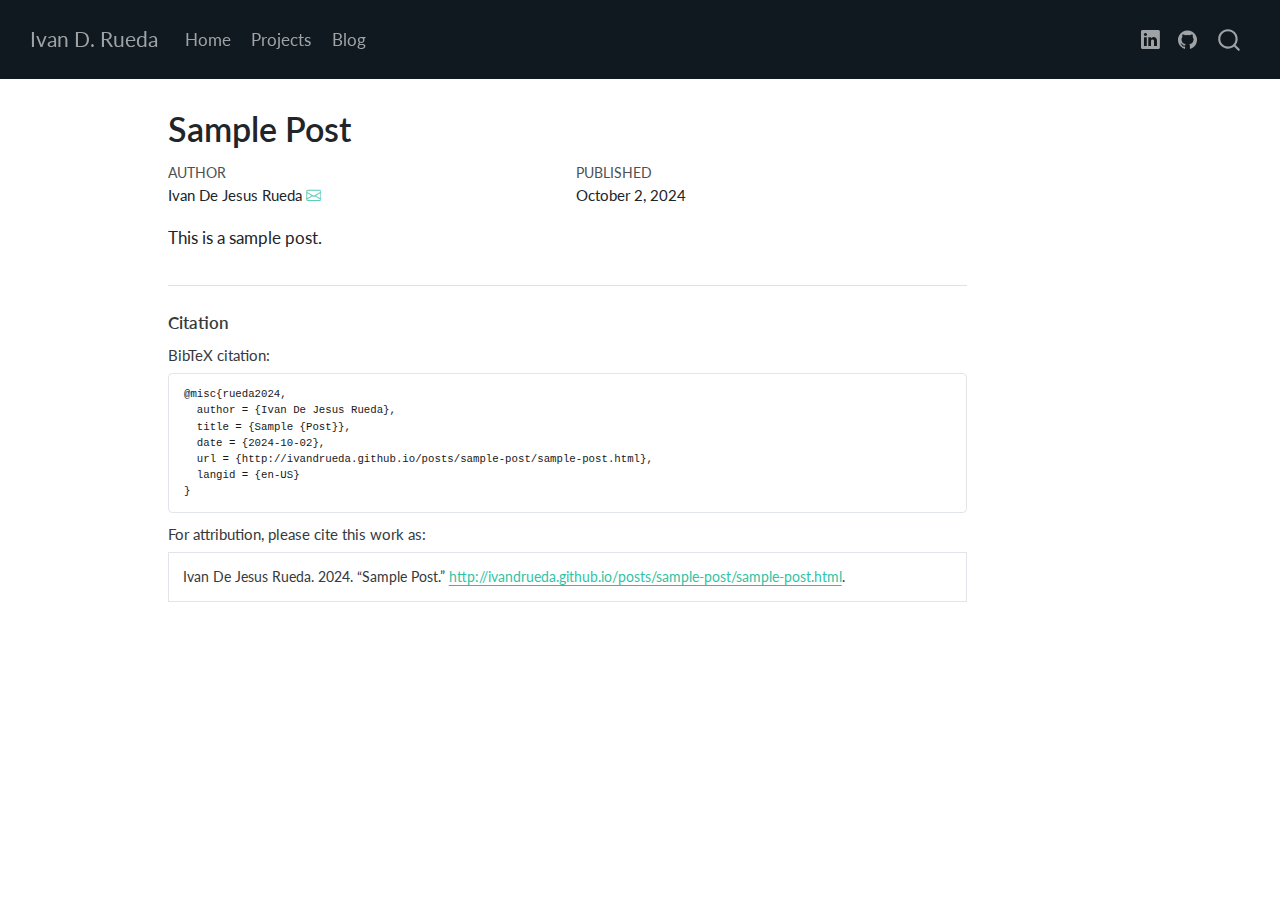
<file: posts/sample-post/sample-post.html>
<!DOCTYPE html>
<html xmlns="http://www.w3.org/1999/xhtml" lang="en-US" xml:lang="en-US"><head>

<meta charset="utf-8">
<meta name="generator" content="quarto-1.4.554">

<meta name="viewport" content="width=device-width, initial-scale=1.0, user-scalable=yes">

<meta name="author" content="Ivan De Jesus Rueda">
<meta name="dcterms.date" content="2024-10-02">

<title>Ivan D. Rueda - Sample Post</title>
<style>
code{white-space: pre-wrap;}
span.smallcaps{font-variant: small-caps;}
div.columns{display: flex; gap: min(4vw, 1.5em);}
div.column{flex: auto; overflow-x: auto;}
div.hanging-indent{margin-left: 1.5em; text-indent: -1.5em;}
ul.task-list{list-style: none;}
ul.task-list li input[type="checkbox"] {
  width: 0.8em;
  margin: 0 0.8em 0.2em -1em; /* quarto-specific, see https://github.com/quarto-dev/quarto-cli/issues/4556 */ 
  vertical-align: middle;
}
</style>


<script src="../../site_libs/quarto-nav/quarto-nav.js"></script>
<script src="../../site_libs/quarto-nav/headroom.min.js"></script>
<script src="../../site_libs/clipboard/clipboard.min.js"></script>
<script src="../../site_libs/quarto-search/autocomplete.umd.js"></script>
<script src="../../site_libs/quarto-search/fuse.min.js"></script>
<script src="../../site_libs/quarto-search/quarto-search.js"></script>
<meta name="quarto:offset" content="../../">
<script src="../../site_libs/quarto-html/quarto.js"></script>
<script src="../../site_libs/quarto-html/popper.min.js"></script>
<script src="../../site_libs/quarto-html/tippy.umd.min.js"></script>
<script src="../../site_libs/quarto-html/anchor.min.js"></script>
<link href="../../site_libs/quarto-html/tippy.css" rel="stylesheet">
<link href="../../site_libs/quarto-html/quarto-syntax-highlighting.css" rel="stylesheet" id="quarto-text-highlighting-styles">
<script src="../../site_libs/bootstrap/bootstrap.min.js"></script>
<link href="../../site_libs/bootstrap/bootstrap-icons.css" rel="stylesheet">
<link href="../../site_libs/bootstrap/bootstrap.min.css" rel="stylesheet" id="quarto-bootstrap" data-mode="light">
<script id="quarto-search-options" type="application/json">{
  "location": "navbar",
  "copy-button": false,
  "collapse-after": 3,
  "panel-placement": "end",
  "type": "overlay",
  "limit": 50,
  "keyboard-shortcut": [
    "f",
    "/",
    "s"
  ],
  "show-item-context": false,
  "language": {
    "search-no-results-text": "No results",
    "search-matching-documents-text": "matching documents",
    "search-copy-link-title": "Copy link to search",
    "search-hide-matches-text": "Hide additional matches",
    "search-more-match-text": "more match in this document",
    "search-more-matches-text": "more matches in this document",
    "search-clear-button-title": "Clear",
    "search-text-placeholder": "",
    "search-detached-cancel-button-title": "Cancel",
    "search-submit-button-title": "Submit",
    "search-label": "Search"
  }
}</script>


<link rel="stylesheet" href="../../styles.css">
</head>

<body class="nav-fixed">

<div id="quarto-search-results"></div>
  <header id="quarto-header" class="headroom fixed-top">
    <nav class="navbar navbar-expand-lg " data-bs-theme="dark">
      <div class="navbar-container container-fluid">
      <div class="navbar-brand-container mx-auto">
    <a class="navbar-brand" href="../../index.html">
    <span class="navbar-title">Ivan D. Rueda</span>
    </a>
  </div>
            <div id="quarto-search" class="" title="Search"></div>
          <button class="navbar-toggler" type="button" data-bs-toggle="collapse" data-bs-target="#navbarCollapse" aria-controls="navbarCollapse" aria-expanded="false" aria-label="Toggle navigation" onclick="if (window.quartoToggleHeadroom) { window.quartoToggleHeadroom(); }">
  <span class="navbar-toggler-icon"></span>
</button>
          <div class="collapse navbar-collapse" id="navbarCollapse">
            <ul class="navbar-nav navbar-nav-scroll me-auto">
  <li class="nav-item">
    <a class="nav-link" href="../../index.html"> 
<span class="menu-text">Home</span></a>
  </li>  
  <li class="nav-item">
    <a class="nav-link" href="../../projects.html"> 
<span class="menu-text">Projects</span></a>
  </li>  
  <li class="nav-item">
    <a class="nav-link" href="../../blog.html"> 
<span class="menu-text">Blog</span></a>
  </li>  
</ul>
            <ul class="navbar-nav navbar-nav-scroll ms-auto">
  <li class="nav-item compact">
    <a class="nav-link" href="https://www.linkedin.com/in/ivan-rueda-b720685a/"> <i class="bi bi-linkedin" role="img" aria-label="LinkedIn">
</i> 
<span class="menu-text"></span></a>
  </li>  
  <li class="nav-item compact">
    <a class="nav-link" href="https://github.com/ivandrueda"> <i class="bi bi-github" role="img" aria-label="GitHub">
</i> 
<span class="menu-text"></span></a>
  </li>  
</ul>
          </div> <!-- /navcollapse -->
          <div class="quarto-navbar-tools">
</div>
      </div> <!-- /container-fluid -->
    </nav>
</header>
<!-- content -->
<div id="quarto-content" class="quarto-container page-columns page-rows-contents page-layout-article page-navbar">
<!-- sidebar -->
<!-- margin-sidebar -->
    <div id="quarto-margin-sidebar" class="sidebar margin-sidebar">
        
    </div>
<!-- main -->
<main class="content" id="quarto-document-content">

<header id="title-block-header" class="quarto-title-block default">
<div class="quarto-title">
<h1 class="title">Sample Post</h1>
</div>



<div class="quarto-title-meta">

    <div>
    <div class="quarto-title-meta-heading">Author</div>
    <div class="quarto-title-meta-contents">
             <p>Ivan De Jesus Rueda <a href="mailto:ivandrueda@icloud.com" class="quarto-title-author-email"><i class="bi bi-envelope"></i></a> </p>
          </div>
  </div>
    
    <div>
    <div class="quarto-title-meta-heading">Published</div>
    <div class="quarto-title-meta-contents">
      <p class="date">October 2, 2024</p>
    </div>
  </div>
  
    
  </div>
  


</header>


<p>This is a sample post.</p>



<div id="quarto-appendix" class="default"><section class="quarto-appendix-contents" id="quarto-citation"><h2 class="anchored quarto-appendix-heading">Citation</h2><div><div class="quarto-appendix-secondary-label">BibTeX citation:</div><pre class="sourceCode code-with-copy quarto-appendix-bibtex"><code class="sourceCode bibtex">@misc{rueda2024,
  author = {Ivan De Jesus Rueda},
  title = {Sample {Post}},
  date = {2024-10-02},
  url = {http://ivandrueda.github.io/posts/sample-post/sample-post.html},
  langid = {en-US}
}
</code><button title="Copy to Clipboard" class="code-copy-button"><i class="bi"></i></button></pre><div class="quarto-appendix-secondary-label">For attribution, please cite this work as:</div><div id="ref-rueda2024" class="csl-entry quarto-appendix-citeas" role="listitem">
Ivan De Jesus Rueda. 2024. <span>“Sample Post.”</span> <a href="http://ivandrueda.github.io/posts/sample-post/sample-post.html">http://ivandrueda.github.io/posts/sample-post/sample-post.html</a>.
</div></div></section></div></main> <!-- /main -->
<script id="quarto-html-after-body" type="application/javascript">
window.document.addEventListener("DOMContentLoaded", function (event) {
  const toggleBodyColorMode = (bsSheetEl) => {
    const mode = bsSheetEl.getAttribute("data-mode");
    const bodyEl = window.document.querySelector("body");
    if (mode === "dark") {
      bodyEl.classList.add("quarto-dark");
      bodyEl.classList.remove("quarto-light");
    } else {
      bodyEl.classList.add("quarto-light");
      bodyEl.classList.remove("quarto-dark");
    }
  }
  const toggleBodyColorPrimary = () => {
    const bsSheetEl = window.document.querySelector("link#quarto-bootstrap");
    if (bsSheetEl) {
      toggleBodyColorMode(bsSheetEl);
    }
  }
  toggleBodyColorPrimary();  
  const icon = "";
  const anchorJS = new window.AnchorJS();
  anchorJS.options = {
    placement: 'right',
    icon: icon
  };
  anchorJS.add('.anchored');
  const isCodeAnnotation = (el) => {
    for (const clz of el.classList) {
      if (clz.startsWith('code-annotation-')) {                     
        return true;
      }
    }
    return false;
  }
  const clipboard = new window.ClipboardJS('.code-copy-button', {
    text: function(trigger) {
      const codeEl = trigger.previousElementSibling.cloneNode(true);
      for (const childEl of codeEl.children) {
        if (isCodeAnnotation(childEl)) {
          childEl.remove();
        }
      }
      return codeEl.innerText;
    }
  });
  clipboard.on('success', function(e) {
    // button target
    const button = e.trigger;
    // don't keep focus
    button.blur();
    // flash "checked"
    button.classList.add('code-copy-button-checked');
    var currentTitle = button.getAttribute("title");
    button.setAttribute("title", "Copied!");
    let tooltip;
    if (window.bootstrap) {
      button.setAttribute("data-bs-toggle", "tooltip");
      button.setAttribute("data-bs-placement", "left");
      button.setAttribute("data-bs-title", "Copied!");
      tooltip = new bootstrap.Tooltip(button, 
        { trigger: "manual", 
          customClass: "code-copy-button-tooltip",
          offset: [0, -8]});
      tooltip.show();    
    }
    setTimeout(function() {
      if (tooltip) {
        tooltip.hide();
        button.removeAttribute("data-bs-title");
        button.removeAttribute("data-bs-toggle");
        button.removeAttribute("data-bs-placement");
      }
      button.setAttribute("title", currentTitle);
      button.classList.remove('code-copy-button-checked');
    }, 1000);
    // clear code selection
    e.clearSelection();
  });
    var localhostRegex = new RegExp(/^(?:http|https):\/\/localhost\:?[0-9]*\//);
    var mailtoRegex = new RegExp(/^mailto:/);
      var filterRegex = new RegExp("http:\/\/ivandrueda\.github\.io");
    var isInternal = (href) => {
        return filterRegex.test(href) || localhostRegex.test(href) || mailtoRegex.test(href);
    }
    // Inspect non-navigation links and adorn them if external
 	var links = window.document.querySelectorAll('a[href]:not(.nav-link):not(.navbar-brand):not(.toc-action):not(.sidebar-link):not(.sidebar-item-toggle):not(.pagination-link):not(.no-external):not([aria-hidden]):not(.dropdown-item):not(.quarto-navigation-tool)');
    for (var i=0; i<links.length; i++) {
      const link = links[i];
      if (!isInternal(link.href)) {
        // undo the damage that might have been done by quarto-nav.js in the case of
        // links that we want to consider external
        if (link.dataset.originalHref !== undefined) {
          link.href = link.dataset.originalHref;
        }
      }
    }
  function tippyHover(el, contentFn, onTriggerFn, onUntriggerFn) {
    const config = {
      allowHTML: true,
      maxWidth: 500,
      delay: 100,
      arrow: false,
      appendTo: function(el) {
          return el.parentElement;
      },
      interactive: true,
      interactiveBorder: 10,
      theme: 'quarto',
      placement: 'bottom-start',
    };
    if (contentFn) {
      config.content = contentFn;
    }
    if (onTriggerFn) {
      config.onTrigger = onTriggerFn;
    }
    if (onUntriggerFn) {
      config.onUntrigger = onUntriggerFn;
    }
    window.tippy(el, config); 
  }
  const noterefs = window.document.querySelectorAll('a[role="doc-noteref"]');
  for (var i=0; i<noterefs.length; i++) {
    const ref = noterefs[i];
    tippyHover(ref, function() {
      // use id or data attribute instead here
      let href = ref.getAttribute('data-footnote-href') || ref.getAttribute('href');
      try { href = new URL(href).hash; } catch {}
      const id = href.replace(/^#\/?/, "");
      const note = window.document.getElementById(id);
      if (note) {
        return note.innerHTML;
      } else {
        return "";
      }
    });
  }
  const xrefs = window.document.querySelectorAll('a.quarto-xref');
  const processXRef = (id, note) => {
    // Strip column container classes
    const stripColumnClz = (el) => {
      el.classList.remove("page-full", "page-columns");
      if (el.children) {
        for (const child of el.children) {
          stripColumnClz(child);
        }
      }
    }
    stripColumnClz(note)
    if (id === null || id.startsWith('sec-')) {
      // Special case sections, only their first couple elements
      const container = document.createElement("div");
      if (note.children && note.children.length > 2) {
        container.appendChild(note.children[0].cloneNode(true));
        for (let i = 1; i < note.children.length; i++) {
          const child = note.children[i];
          if (child.tagName === "P" && child.innerText === "") {
            continue;
          } else {
            container.appendChild(child.cloneNode(true));
            break;
          }
        }
        if (window.Quarto?.typesetMath) {
          window.Quarto.typesetMath(container);
        }
        return container.innerHTML
      } else {
        if (window.Quarto?.typesetMath) {
          window.Quarto.typesetMath(note);
        }
        return note.innerHTML;
      }
    } else {
      // Remove any anchor links if they are present
      const anchorLink = note.querySelector('a.anchorjs-link');
      if (anchorLink) {
        anchorLink.remove();
      }
      if (window.Quarto?.typesetMath) {
        window.Quarto.typesetMath(note);
      }
      // TODO in 1.5, we should make sure this works without a callout special case
      if (note.classList.contains("callout")) {
        return note.outerHTML;
      } else {
        return note.innerHTML;
      }
    }
  }
  for (var i=0; i<xrefs.length; i++) {
    const xref = xrefs[i];
    tippyHover(xref, undefined, function(instance) {
      instance.disable();
      let url = xref.getAttribute('href');
      let hash = undefined; 
      if (url.startsWith('#')) {
        hash = url;
      } else {
        try { hash = new URL(url).hash; } catch {}
      }
      if (hash) {
        const id = hash.replace(/^#\/?/, "");
        const note = window.document.getElementById(id);
        if (note !== null) {
          try {
            const html = processXRef(id, note.cloneNode(true));
            instance.setContent(html);
          } finally {
            instance.enable();
            instance.show();
          }
        } else {
          // See if we can fetch this
          fetch(url.split('#')[0])
          .then(res => res.text())
          .then(html => {
            const parser = new DOMParser();
            const htmlDoc = parser.parseFromString(html, "text/html");
            const note = htmlDoc.getElementById(id);
            if (note !== null) {
              const html = processXRef(id, note);
              instance.setContent(html);
            } 
          }).finally(() => {
            instance.enable();
            instance.show();
          });
        }
      } else {
        // See if we can fetch a full url (with no hash to target)
        // This is a special case and we should probably do some content thinning / targeting
        fetch(url)
        .then(res => res.text())
        .then(html => {
          const parser = new DOMParser();
          const htmlDoc = parser.parseFromString(html, "text/html");
          const note = htmlDoc.querySelector('main.content');
          if (note !== null) {
            // This should only happen for chapter cross references
            // (since there is no id in the URL)
            // remove the first header
            if (note.children.length > 0 && note.children[0].tagName === "HEADER") {
              note.children[0].remove();
            }
            const html = processXRef(null, note);
            instance.setContent(html);
          } 
        }).finally(() => {
          instance.enable();
          instance.show();
        });
      }
    }, function(instance) {
    });
  }
      let selectedAnnoteEl;
      const selectorForAnnotation = ( cell, annotation) => {
        let cellAttr = 'data-code-cell="' + cell + '"';
        let lineAttr = 'data-code-annotation="' +  annotation + '"';
        const selector = 'span[' + cellAttr + '][' + lineAttr + ']';
        return selector;
      }
      const selectCodeLines = (annoteEl) => {
        const doc = window.document;
        const targetCell = annoteEl.getAttribute("data-target-cell");
        const targetAnnotation = annoteEl.getAttribute("data-target-annotation");
        const annoteSpan = window.document.querySelector(selectorForAnnotation(targetCell, targetAnnotation));
        const lines = annoteSpan.getAttribute("data-code-lines").split(",");
        const lineIds = lines.map((line) => {
          return targetCell + "-" + line;
        })
        let top = null;
        let height = null;
        let parent = null;
        if (lineIds.length > 0) {
            //compute the position of the single el (top and bottom and make a div)
            const el = window.document.getElementById(lineIds[0]);
            top = el.offsetTop;
            height = el.offsetHeight;
            parent = el.parentElement.parentElement;
          if (lineIds.length > 1) {
            const lastEl = window.document.getElementById(lineIds[lineIds.length - 1]);
            const bottom = lastEl.offsetTop + lastEl.offsetHeight;
            height = bottom - top;
          }
          if (top !== null && height !== null && parent !== null) {
            // cook up a div (if necessary) and position it 
            let div = window.document.getElementById("code-annotation-line-highlight");
            if (div === null) {
              div = window.document.createElement("div");
              div.setAttribute("id", "code-annotation-line-highlight");
              div.style.position = 'absolute';
              parent.appendChild(div);
            }
            div.style.top = top - 2 + "px";
            div.style.height = height + 4 + "px";
            div.style.left = 0;
            let gutterDiv = window.document.getElementById("code-annotation-line-highlight-gutter");
            if (gutterDiv === null) {
              gutterDiv = window.document.createElement("div");
              gutterDiv.setAttribute("id", "code-annotation-line-highlight-gutter");
              gutterDiv.style.position = 'absolute';
              const codeCell = window.document.getElementById(targetCell);
              const gutter = codeCell.querySelector('.code-annotation-gutter');
              gutter.appendChild(gutterDiv);
            }
            gutterDiv.style.top = top - 2 + "px";
            gutterDiv.style.height = height + 4 + "px";
          }
          selectedAnnoteEl = annoteEl;
        }
      };
      const unselectCodeLines = () => {
        const elementsIds = ["code-annotation-line-highlight", "code-annotation-line-highlight-gutter"];
        elementsIds.forEach((elId) => {
          const div = window.document.getElementById(elId);
          if (div) {
            div.remove();
          }
        });
        selectedAnnoteEl = undefined;
      };
        // Handle positioning of the toggle
    window.addEventListener(
      "resize",
      throttle(() => {
        elRect = undefined;
        if (selectedAnnoteEl) {
          selectCodeLines(selectedAnnoteEl);
        }
      }, 10)
    );
    function throttle(fn, ms) {
    let throttle = false;
    let timer;
      return (...args) => {
        if(!throttle) { // first call gets through
            fn.apply(this, args);
            throttle = true;
        } else { // all the others get throttled
            if(timer) clearTimeout(timer); // cancel #2
            timer = setTimeout(() => {
              fn.apply(this, args);
              timer = throttle = false;
            }, ms);
        }
      };
    }
      // Attach click handler to the DT
      const annoteDls = window.document.querySelectorAll('dt[data-target-cell]');
      for (const annoteDlNode of annoteDls) {
        annoteDlNode.addEventListener('click', (event) => {
          const clickedEl = event.target;
          if (clickedEl !== selectedAnnoteEl) {
            unselectCodeLines();
            const activeEl = window.document.querySelector('dt[data-target-cell].code-annotation-active');
            if (activeEl) {
              activeEl.classList.remove('code-annotation-active');
            }
            selectCodeLines(clickedEl);
            clickedEl.classList.add('code-annotation-active');
          } else {
            // Unselect the line
            unselectCodeLines();
            clickedEl.classList.remove('code-annotation-active');
          }
        });
      }
  const findCites = (el) => {
    const parentEl = el.parentElement;
    if (parentEl) {
      const cites = parentEl.dataset.cites;
      if (cites) {
        return {
          el,
          cites: cites.split(' ')
        };
      } else {
        return findCites(el.parentElement)
      }
    } else {
      return undefined;
    }
  };
  var bibliorefs = window.document.querySelectorAll('a[role="doc-biblioref"]');
  for (var i=0; i<bibliorefs.length; i++) {
    const ref = bibliorefs[i];
    const citeInfo = findCites(ref);
    if (citeInfo) {
      tippyHover(citeInfo.el, function() {
        var popup = window.document.createElement('div');
        citeInfo.cites.forEach(function(cite) {
          var citeDiv = window.document.createElement('div');
          citeDiv.classList.add('hanging-indent');
          citeDiv.classList.add('csl-entry');
          var biblioDiv = window.document.getElementById('ref-' + cite);
          if (biblioDiv) {
            citeDiv.innerHTML = biblioDiv.innerHTML;
          }
          popup.appendChild(citeDiv);
        });
        return popup.innerHTML;
      });
    }
  }
});
</script>
</div> <!-- /content -->




</body></html>
</file>
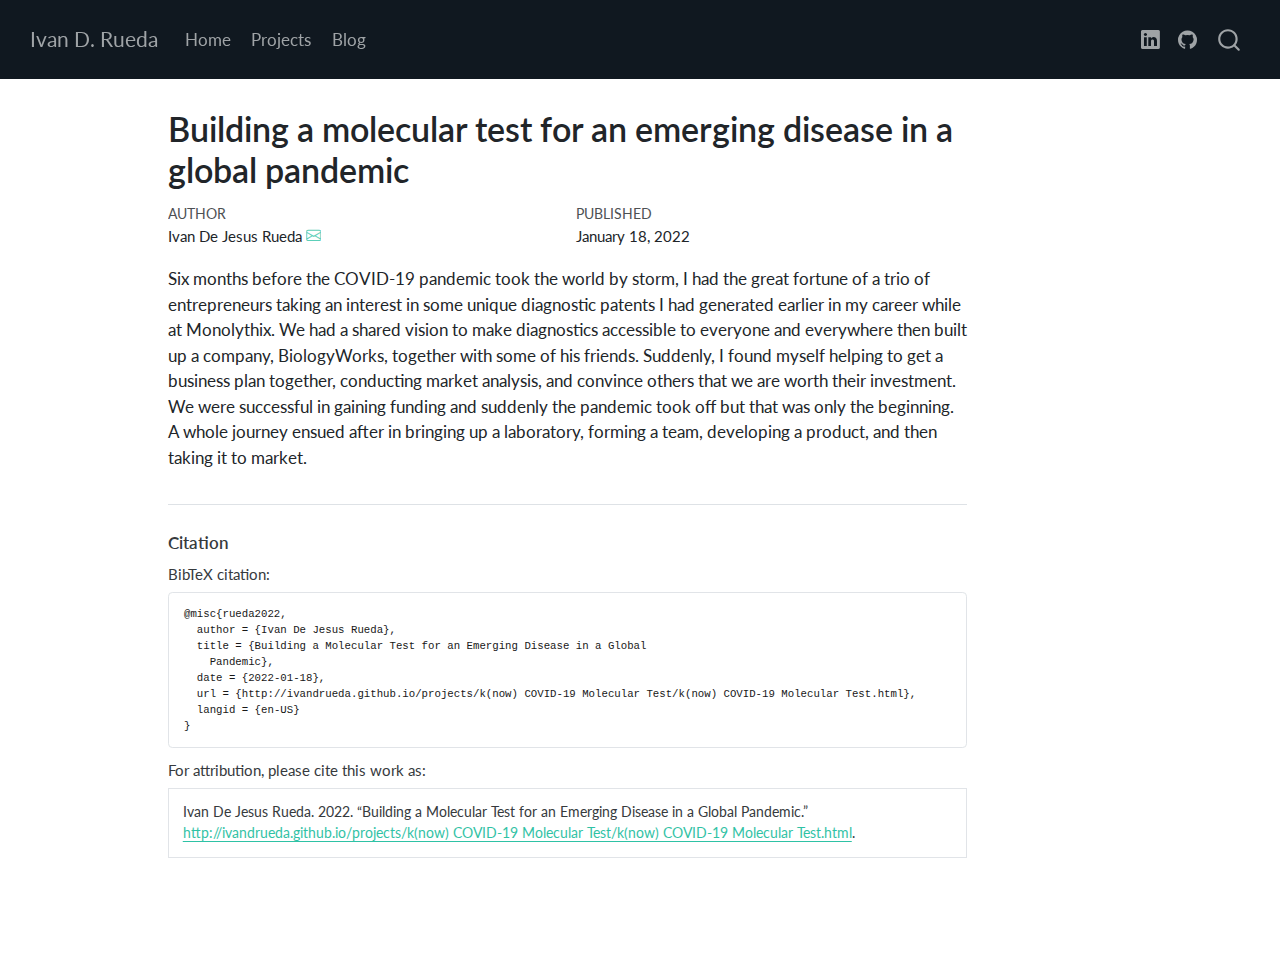
<file: projects/k(now) COVID-19 Molecular Test/k(now) COVID-19 Molecular Test.html>
<!DOCTYPE html>
<html xmlns="http://www.w3.org/1999/xhtml" lang="en-US" xml:lang="en-US"><head>

<meta charset="utf-8">
<meta name="generator" content="quarto-1.4.554">

<meta name="viewport" content="width=device-width, initial-scale=1.0, user-scalable=yes">

<meta name="author" content="Ivan De Jesus Rueda">
<meta name="dcterms.date" content="2022-01-18">

<title>Ivan D. Rueda - Building a molecular test for an emerging disease in a global pandemic</title>
<style>
code{white-space: pre-wrap;}
span.smallcaps{font-variant: small-caps;}
div.columns{display: flex; gap: min(4vw, 1.5em);}
div.column{flex: auto; overflow-x: auto;}
div.hanging-indent{margin-left: 1.5em; text-indent: -1.5em;}
ul.task-list{list-style: none;}
ul.task-list li input[type="checkbox"] {
  width: 0.8em;
  margin: 0 0.8em 0.2em -1em; /* quarto-specific, see https://github.com/quarto-dev/quarto-cli/issues/4556 */ 
  vertical-align: middle;
}
</style>


<script src="../../site_libs/quarto-nav/quarto-nav.js"></script>
<script src="../../site_libs/quarto-nav/headroom.min.js"></script>
<script src="../../site_libs/clipboard/clipboard.min.js"></script>
<script src="../../site_libs/quarto-search/autocomplete.umd.js"></script>
<script src="../../site_libs/quarto-search/fuse.min.js"></script>
<script src="../../site_libs/quarto-search/quarto-search.js"></script>
<meta name="quarto:offset" content="../../">
<script src="../../site_libs/quarto-html/quarto.js"></script>
<script src="../../site_libs/quarto-html/popper.min.js"></script>
<script src="../../site_libs/quarto-html/tippy.umd.min.js"></script>
<script src="../../site_libs/quarto-html/anchor.min.js"></script>
<link href="../../site_libs/quarto-html/tippy.css" rel="stylesheet">
<link href="../../site_libs/quarto-html/quarto-syntax-highlighting.css" rel="stylesheet" id="quarto-text-highlighting-styles">
<script src="../../site_libs/bootstrap/bootstrap.min.js"></script>
<link href="../../site_libs/bootstrap/bootstrap-icons.css" rel="stylesheet">
<link href="../../site_libs/bootstrap/bootstrap.min.css" rel="stylesheet" id="quarto-bootstrap" data-mode="light">
<script id="quarto-search-options" type="application/json">{
  "location": "navbar",
  "copy-button": false,
  "collapse-after": 3,
  "panel-placement": "end",
  "type": "overlay",
  "limit": 50,
  "keyboard-shortcut": [
    "f",
    "/",
    "s"
  ],
  "show-item-context": false,
  "language": {
    "search-no-results-text": "No results",
    "search-matching-documents-text": "matching documents",
    "search-copy-link-title": "Copy link to search",
    "search-hide-matches-text": "Hide additional matches",
    "search-more-match-text": "more match in this document",
    "search-more-matches-text": "more matches in this document",
    "search-clear-button-title": "Clear",
    "search-text-placeholder": "",
    "search-detached-cancel-button-title": "Cancel",
    "search-submit-button-title": "Submit",
    "search-label": "Search"
  }
}</script>


<link rel="stylesheet" href="../../styles.css">
</head>

<body class="nav-fixed">

<div id="quarto-search-results"></div>
  <header id="quarto-header" class="headroom fixed-top">
    <nav class="navbar navbar-expand-lg " data-bs-theme="dark">
      <div class="navbar-container container-fluid">
      <div class="navbar-brand-container mx-auto">
    <a class="navbar-brand" href="../../index.html">
    <span class="navbar-title">Ivan D. Rueda</span>
    </a>
  </div>
            <div id="quarto-search" class="" title="Search"></div>
          <button class="navbar-toggler" type="button" data-bs-toggle="collapse" data-bs-target="#navbarCollapse" aria-controls="navbarCollapse" aria-expanded="false" aria-label="Toggle navigation" onclick="if (window.quartoToggleHeadroom) { window.quartoToggleHeadroom(); }">
  <span class="navbar-toggler-icon"></span>
</button>
          <div class="collapse navbar-collapse" id="navbarCollapse">
            <ul class="navbar-nav navbar-nav-scroll me-auto">
  <li class="nav-item">
    <a class="nav-link" href="../../index.html"> 
<span class="menu-text">Home</span></a>
  </li>  
  <li class="nav-item">
    <a class="nav-link" href="../../projects.html"> 
<span class="menu-text">Projects</span></a>
  </li>  
  <li class="nav-item">
    <a class="nav-link" href="../../blog.html"> 
<span class="menu-text">Blog</span></a>
  </li>  
</ul>
            <ul class="navbar-nav navbar-nav-scroll ms-auto">
  <li class="nav-item compact">
    <a class="nav-link" href="https://www.linkedin.com/in/ivan-rueda-b720685a/"> <i class="bi bi-linkedin" role="img" aria-label="LinkedIn">
</i> 
<span class="menu-text"></span></a>
  </li>  
  <li class="nav-item compact">
    <a class="nav-link" href="https://github.com/ivandrueda"> <i class="bi bi-github" role="img" aria-label="GitHub">
</i> 
<span class="menu-text"></span></a>
  </li>  
</ul>
          </div> <!-- /navcollapse -->
          <div class="quarto-navbar-tools">
</div>
      </div> <!-- /container-fluid -->
    </nav>
</header>
<!-- content -->
<div id="quarto-content" class="quarto-container page-columns page-rows-contents page-layout-article page-navbar">
<!-- sidebar -->
<!-- margin-sidebar -->
    <div id="quarto-margin-sidebar" class="sidebar margin-sidebar">
        
    </div>
<!-- main -->
<main class="content" id="quarto-document-content">

<header id="title-block-header" class="quarto-title-block default">
<div class="quarto-title">
<h1 class="title">Building a molecular test for an emerging disease in a global pandemic</h1>
</div>



<div class="quarto-title-meta">

    <div>
    <div class="quarto-title-meta-heading">Author</div>
    <div class="quarto-title-meta-contents">
             <p>Ivan De Jesus Rueda <a href="mailto:ivandrueda@icloud.com" class="quarto-title-author-email"><i class="bi bi-envelope"></i></a> </p>
          </div>
  </div>
    
    <div>
    <div class="quarto-title-meta-heading">Published</div>
    <div class="quarto-title-meta-contents">
      <p class="date">January 18, 2022</p>
    </div>
  </div>
  
    
  </div>
  


</header>


<p>Six months before the COVID-19 pandemic took the world by storm, I had the great fortune of a trio of entrepreneurs taking an interest in some unique diagnostic patents I had generated earlier in my career while at Monolythix. We had a shared vision to make diagnostics accessible to everyone and everywhere then built up a company, BiologyWorks, together with some of his friends. Suddenly, I found myself helping to get a business plan together, conducting market analysis, and convince others that we are worth their investment. We were successful in gaining funding and suddenly the pandemic took off but that was only the beginning. A whole journey ensued after in bringing up a laboratory, forming a team, developing a product, and then taking it to market.</p>



<div id="quarto-appendix" class="default"><section class="quarto-appendix-contents" id="quarto-citation"><h2 class="anchored quarto-appendix-heading">Citation</h2><div><div class="quarto-appendix-secondary-label">BibTeX citation:</div><pre class="sourceCode code-with-copy quarto-appendix-bibtex"><code class="sourceCode bibtex">@misc{rueda2022,
  author = {Ivan De Jesus Rueda},
  title = {Building a Molecular Test for an Emerging Disease in a Global
    Pandemic},
  date = {2022-01-18},
  url = {http://ivandrueda.github.io/projects/k(now) COVID-19 Molecular Test/k(now) COVID-19 Molecular Test.html},
  langid = {en-US}
}
</code><button title="Copy to Clipboard" class="code-copy-button"><i class="bi"></i></button></pre><div class="quarto-appendix-secondary-label">For attribution, please cite this work as:</div><div id="ref-rueda2022" class="csl-entry quarto-appendix-citeas" role="listitem">
Ivan De Jesus Rueda. 2022. <span>“Building a Molecular Test for an
Emerging Disease in a Global Pandemic.”</span> <a href="http://ivandrueda.github.io/projects/k(now) COVID-19 Molecular Test/k(now) COVID-19 Molecular Test.html">http://ivandrueda.github.io/projects/k(now)
COVID-19 Molecular Test/k(now) COVID-19 Molecular Test.html</a>.
</div></div></section></div></main> <!-- /main -->
<script id="quarto-html-after-body" type="application/javascript">
window.document.addEventListener("DOMContentLoaded", function (event) {
  const toggleBodyColorMode = (bsSheetEl) => {
    const mode = bsSheetEl.getAttribute("data-mode");
    const bodyEl = window.document.querySelector("body");
    if (mode === "dark") {
      bodyEl.classList.add("quarto-dark");
      bodyEl.classList.remove("quarto-light");
    } else {
      bodyEl.classList.add("quarto-light");
      bodyEl.classList.remove("quarto-dark");
    }
  }
  const toggleBodyColorPrimary = () => {
    const bsSheetEl = window.document.querySelector("link#quarto-bootstrap");
    if (bsSheetEl) {
      toggleBodyColorMode(bsSheetEl);
    }
  }
  toggleBodyColorPrimary();  
  const icon = "";
  const anchorJS = new window.AnchorJS();
  anchorJS.options = {
    placement: 'right',
    icon: icon
  };
  anchorJS.add('.anchored');
  const isCodeAnnotation = (el) => {
    for (const clz of el.classList) {
      if (clz.startsWith('code-annotation-')) {                     
        return true;
      }
    }
    return false;
  }
  const clipboard = new window.ClipboardJS('.code-copy-button', {
    text: function(trigger) {
      const codeEl = trigger.previousElementSibling.cloneNode(true);
      for (const childEl of codeEl.children) {
        if (isCodeAnnotation(childEl)) {
          childEl.remove();
        }
      }
      return codeEl.innerText;
    }
  });
  clipboard.on('success', function(e) {
    // button target
    const button = e.trigger;
    // don't keep focus
    button.blur();
    // flash "checked"
    button.classList.add('code-copy-button-checked');
    var currentTitle = button.getAttribute("title");
    button.setAttribute("title", "Copied!");
    let tooltip;
    if (window.bootstrap) {
      button.setAttribute("data-bs-toggle", "tooltip");
      button.setAttribute("data-bs-placement", "left");
      button.setAttribute("data-bs-title", "Copied!");
      tooltip = new bootstrap.Tooltip(button, 
        { trigger: "manual", 
          customClass: "code-copy-button-tooltip",
          offset: [0, -8]});
      tooltip.show();    
    }
    setTimeout(function() {
      if (tooltip) {
        tooltip.hide();
        button.removeAttribute("data-bs-title");
        button.removeAttribute("data-bs-toggle");
        button.removeAttribute("data-bs-placement");
      }
      button.setAttribute("title", currentTitle);
      button.classList.remove('code-copy-button-checked');
    }, 1000);
    // clear code selection
    e.clearSelection();
  });
    var localhostRegex = new RegExp(/^(?:http|https):\/\/localhost\:?[0-9]*\//);
    var mailtoRegex = new RegExp(/^mailto:/);
      var filterRegex = new RegExp("http:\/\/ivandrueda\.github\.io");
    var isInternal = (href) => {
        return filterRegex.test(href) || localhostRegex.test(href) || mailtoRegex.test(href);
    }
    // Inspect non-navigation links and adorn them if external
 	var links = window.document.querySelectorAll('a[href]:not(.nav-link):not(.navbar-brand):not(.toc-action):not(.sidebar-link):not(.sidebar-item-toggle):not(.pagination-link):not(.no-external):not([aria-hidden]):not(.dropdown-item):not(.quarto-navigation-tool)');
    for (var i=0; i<links.length; i++) {
      const link = links[i];
      if (!isInternal(link.href)) {
        // undo the damage that might have been done by quarto-nav.js in the case of
        // links that we want to consider external
        if (link.dataset.originalHref !== undefined) {
          link.href = link.dataset.originalHref;
        }
      }
    }
  function tippyHover(el, contentFn, onTriggerFn, onUntriggerFn) {
    const config = {
      allowHTML: true,
      maxWidth: 500,
      delay: 100,
      arrow: false,
      appendTo: function(el) {
          return el.parentElement;
      },
      interactive: true,
      interactiveBorder: 10,
      theme: 'quarto',
      placement: 'bottom-start',
    };
    if (contentFn) {
      config.content = contentFn;
    }
    if (onTriggerFn) {
      config.onTrigger = onTriggerFn;
    }
    if (onUntriggerFn) {
      config.onUntrigger = onUntriggerFn;
    }
    window.tippy(el, config); 
  }
  const noterefs = window.document.querySelectorAll('a[role="doc-noteref"]');
  for (var i=0; i<noterefs.length; i++) {
    const ref = noterefs[i];
    tippyHover(ref, function() {
      // use id or data attribute instead here
      let href = ref.getAttribute('data-footnote-href') || ref.getAttribute('href');
      try { href = new URL(href).hash; } catch {}
      const id = href.replace(/^#\/?/, "");
      const note = window.document.getElementById(id);
      if (note) {
        return note.innerHTML;
      } else {
        return "";
      }
    });
  }
  const xrefs = window.document.querySelectorAll('a.quarto-xref');
  const processXRef = (id, note) => {
    // Strip column container classes
    const stripColumnClz = (el) => {
      el.classList.remove("page-full", "page-columns");
      if (el.children) {
        for (const child of el.children) {
          stripColumnClz(child);
        }
      }
    }
    stripColumnClz(note)
    if (id === null || id.startsWith('sec-')) {
      // Special case sections, only their first couple elements
      const container = document.createElement("div");
      if (note.children && note.children.length > 2) {
        container.appendChild(note.children[0].cloneNode(true));
        for (let i = 1; i < note.children.length; i++) {
          const child = note.children[i];
          if (child.tagName === "P" && child.innerText === "") {
            continue;
          } else {
            container.appendChild(child.cloneNode(true));
            break;
          }
        }
        if (window.Quarto?.typesetMath) {
          window.Quarto.typesetMath(container);
        }
        return container.innerHTML
      } else {
        if (window.Quarto?.typesetMath) {
          window.Quarto.typesetMath(note);
        }
        return note.innerHTML;
      }
    } else {
      // Remove any anchor links if they are present
      const anchorLink = note.querySelector('a.anchorjs-link');
      if (anchorLink) {
        anchorLink.remove();
      }
      if (window.Quarto?.typesetMath) {
        window.Quarto.typesetMath(note);
      }
      // TODO in 1.5, we should make sure this works without a callout special case
      if (note.classList.contains("callout")) {
        return note.outerHTML;
      } else {
        return note.innerHTML;
      }
    }
  }
  for (var i=0; i<xrefs.length; i++) {
    const xref = xrefs[i];
    tippyHover(xref, undefined, function(instance) {
      instance.disable();
      let url = xref.getAttribute('href');
      let hash = undefined; 
      if (url.startsWith('#')) {
        hash = url;
      } else {
        try { hash = new URL(url).hash; } catch {}
      }
      if (hash) {
        const id = hash.replace(/^#\/?/, "");
        const note = window.document.getElementById(id);
        if (note !== null) {
          try {
            const html = processXRef(id, note.cloneNode(true));
            instance.setContent(html);
          } finally {
            instance.enable();
            instance.show();
          }
        } else {
          // See if we can fetch this
          fetch(url.split('#')[0])
          .then(res => res.text())
          .then(html => {
            const parser = new DOMParser();
            const htmlDoc = parser.parseFromString(html, "text/html");
            const note = htmlDoc.getElementById(id);
            if (note !== null) {
              const html = processXRef(id, note);
              instance.setContent(html);
            } 
          }).finally(() => {
            instance.enable();
            instance.show();
          });
        }
      } else {
        // See if we can fetch a full url (with no hash to target)
        // This is a special case and we should probably do some content thinning / targeting
        fetch(url)
        .then(res => res.text())
        .then(html => {
          const parser = new DOMParser();
          const htmlDoc = parser.parseFromString(html, "text/html");
          const note = htmlDoc.querySelector('main.content');
          if (note !== null) {
            // This should only happen for chapter cross references
            // (since there is no id in the URL)
            // remove the first header
            if (note.children.length > 0 && note.children[0].tagName === "HEADER") {
              note.children[0].remove();
            }
            const html = processXRef(null, note);
            instance.setContent(html);
          } 
        }).finally(() => {
          instance.enable();
          instance.show();
        });
      }
    }, function(instance) {
    });
  }
      let selectedAnnoteEl;
      const selectorForAnnotation = ( cell, annotation) => {
        let cellAttr = 'data-code-cell="' + cell + '"';
        let lineAttr = 'data-code-annotation="' +  annotation + '"';
        const selector = 'span[' + cellAttr + '][' + lineAttr + ']';
        return selector;
      }
      const selectCodeLines = (annoteEl) => {
        const doc = window.document;
        const targetCell = annoteEl.getAttribute("data-target-cell");
        const targetAnnotation = annoteEl.getAttribute("data-target-annotation");
        const annoteSpan = window.document.querySelector(selectorForAnnotation(targetCell, targetAnnotation));
        const lines = annoteSpan.getAttribute("data-code-lines").split(",");
        const lineIds = lines.map((line) => {
          return targetCell + "-" + line;
        })
        let top = null;
        let height = null;
        let parent = null;
        if (lineIds.length > 0) {
            //compute the position of the single el (top and bottom and make a div)
            const el = window.document.getElementById(lineIds[0]);
            top = el.offsetTop;
            height = el.offsetHeight;
            parent = el.parentElement.parentElement;
          if (lineIds.length > 1) {
            const lastEl = window.document.getElementById(lineIds[lineIds.length - 1]);
            const bottom = lastEl.offsetTop + lastEl.offsetHeight;
            height = bottom - top;
          }
          if (top !== null && height !== null && parent !== null) {
            // cook up a div (if necessary) and position it 
            let div = window.document.getElementById("code-annotation-line-highlight");
            if (div === null) {
              div = window.document.createElement("div");
              div.setAttribute("id", "code-annotation-line-highlight");
              div.style.position = 'absolute';
              parent.appendChild(div);
            }
            div.style.top = top - 2 + "px";
            div.style.height = height + 4 + "px";
            div.style.left = 0;
            let gutterDiv = window.document.getElementById("code-annotation-line-highlight-gutter");
            if (gutterDiv === null) {
              gutterDiv = window.document.createElement("div");
              gutterDiv.setAttribute("id", "code-annotation-line-highlight-gutter");
              gutterDiv.style.position = 'absolute';
              const codeCell = window.document.getElementById(targetCell);
              const gutter = codeCell.querySelector('.code-annotation-gutter');
              gutter.appendChild(gutterDiv);
            }
            gutterDiv.style.top = top - 2 + "px";
            gutterDiv.style.height = height + 4 + "px";
          }
          selectedAnnoteEl = annoteEl;
        }
      };
      const unselectCodeLines = () => {
        const elementsIds = ["code-annotation-line-highlight", "code-annotation-line-highlight-gutter"];
        elementsIds.forEach((elId) => {
          const div = window.document.getElementById(elId);
          if (div) {
            div.remove();
          }
        });
        selectedAnnoteEl = undefined;
      };
        // Handle positioning of the toggle
    window.addEventListener(
      "resize",
      throttle(() => {
        elRect = undefined;
        if (selectedAnnoteEl) {
          selectCodeLines(selectedAnnoteEl);
        }
      }, 10)
    );
    function throttle(fn, ms) {
    let throttle = false;
    let timer;
      return (...args) => {
        if(!throttle) { // first call gets through
            fn.apply(this, args);
            throttle = true;
        } else { // all the others get throttled
            if(timer) clearTimeout(timer); // cancel #2
            timer = setTimeout(() => {
              fn.apply(this, args);
              timer = throttle = false;
            }, ms);
        }
      };
    }
      // Attach click handler to the DT
      const annoteDls = window.document.querySelectorAll('dt[data-target-cell]');
      for (const annoteDlNode of annoteDls) {
        annoteDlNode.addEventListener('click', (event) => {
          const clickedEl = event.target;
          if (clickedEl !== selectedAnnoteEl) {
            unselectCodeLines();
            const activeEl = window.document.querySelector('dt[data-target-cell].code-annotation-active');
            if (activeEl) {
              activeEl.classList.remove('code-annotation-active');
            }
            selectCodeLines(clickedEl);
            clickedEl.classList.add('code-annotation-active');
          } else {
            // Unselect the line
            unselectCodeLines();
            clickedEl.classList.remove('code-annotation-active');
          }
        });
      }
  const findCites = (el) => {
    const parentEl = el.parentElement;
    if (parentEl) {
      const cites = parentEl.dataset.cites;
      if (cites) {
        return {
          el,
          cites: cites.split(' ')
        };
      } else {
        return findCites(el.parentElement)
      }
    } else {
      return undefined;
    }
  };
  var bibliorefs = window.document.querySelectorAll('a[role="doc-biblioref"]');
  for (var i=0; i<bibliorefs.length; i++) {
    const ref = bibliorefs[i];
    const citeInfo = findCites(ref);
    if (citeInfo) {
      tippyHover(citeInfo.el, function() {
        var popup = window.document.createElement('div');
        citeInfo.cites.forEach(function(cite) {
          var citeDiv = window.document.createElement('div');
          citeDiv.classList.add('hanging-indent');
          citeDiv.classList.add('csl-entry');
          var biblioDiv = window.document.getElementById('ref-' + cite);
          if (biblioDiv) {
            citeDiv.innerHTML = biblioDiv.innerHTML;
          }
          popup.appendChild(citeDiv);
        });
        return popup.innerHTML;
      });
    }
  }
});
</script>
</div> <!-- /content -->




</body></html>
</file>
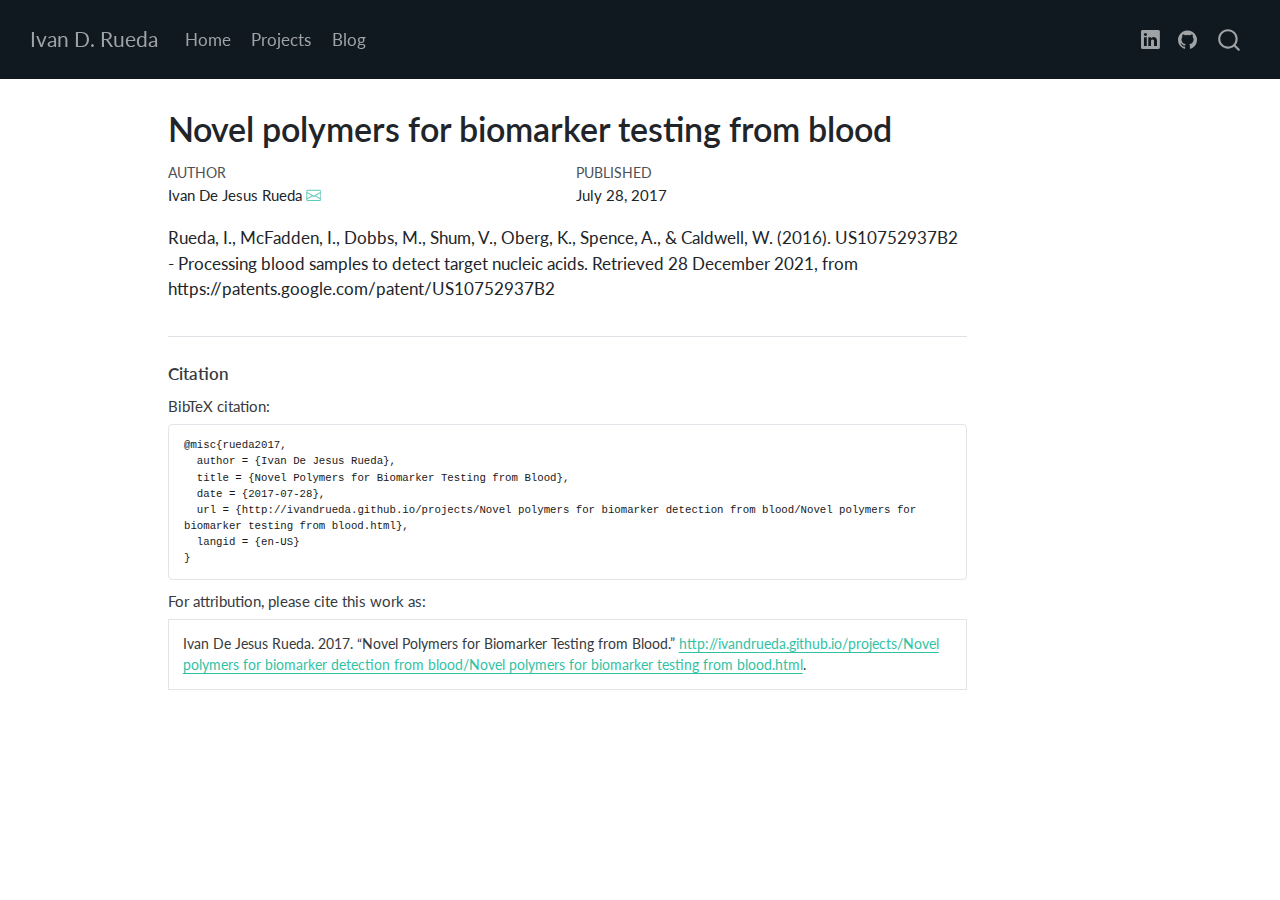
<file: projects/Novel polymers for biomarker detection from blood/Novel polymers for biomarker testing from blood.html>
<!DOCTYPE html>
<html xmlns="http://www.w3.org/1999/xhtml" lang="en-US" xml:lang="en-US"><head>

<meta charset="utf-8">
<meta name="generator" content="quarto-1.4.554">

<meta name="viewport" content="width=device-width, initial-scale=1.0, user-scalable=yes">

<meta name="author" content="Ivan De Jesus Rueda">
<meta name="dcterms.date" content="2017-07-28">

<title>Ivan D. Rueda - Novel polymers for biomarker testing from blood</title>
<style>
code{white-space: pre-wrap;}
span.smallcaps{font-variant: small-caps;}
div.columns{display: flex; gap: min(4vw, 1.5em);}
div.column{flex: auto; overflow-x: auto;}
div.hanging-indent{margin-left: 1.5em; text-indent: -1.5em;}
ul.task-list{list-style: none;}
ul.task-list li input[type="checkbox"] {
  width: 0.8em;
  margin: 0 0.8em 0.2em -1em; /* quarto-specific, see https://github.com/quarto-dev/quarto-cli/issues/4556 */ 
  vertical-align: middle;
}
</style>


<script src="../../site_libs/quarto-nav/quarto-nav.js"></script>
<script src="../../site_libs/quarto-nav/headroom.min.js"></script>
<script src="../../site_libs/clipboard/clipboard.min.js"></script>
<script src="../../site_libs/quarto-search/autocomplete.umd.js"></script>
<script src="../../site_libs/quarto-search/fuse.min.js"></script>
<script src="../../site_libs/quarto-search/quarto-search.js"></script>
<meta name="quarto:offset" content="../../">
<script src="../../site_libs/quarto-html/quarto.js"></script>
<script src="../../site_libs/quarto-html/popper.min.js"></script>
<script src="../../site_libs/quarto-html/tippy.umd.min.js"></script>
<script src="../../site_libs/quarto-html/anchor.min.js"></script>
<link href="../../site_libs/quarto-html/tippy.css" rel="stylesheet">
<link href="../../site_libs/quarto-html/quarto-syntax-highlighting.css" rel="stylesheet" id="quarto-text-highlighting-styles">
<script src="../../site_libs/bootstrap/bootstrap.min.js"></script>
<link href="../../site_libs/bootstrap/bootstrap-icons.css" rel="stylesheet">
<link href="../../site_libs/bootstrap/bootstrap.min.css" rel="stylesheet" id="quarto-bootstrap" data-mode="light">
<script id="quarto-search-options" type="application/json">{
  "location": "navbar",
  "copy-button": false,
  "collapse-after": 3,
  "panel-placement": "end",
  "type": "overlay",
  "limit": 50,
  "keyboard-shortcut": [
    "f",
    "/",
    "s"
  ],
  "show-item-context": false,
  "language": {
    "search-no-results-text": "No results",
    "search-matching-documents-text": "matching documents",
    "search-copy-link-title": "Copy link to search",
    "search-hide-matches-text": "Hide additional matches",
    "search-more-match-text": "more match in this document",
    "search-more-matches-text": "more matches in this document",
    "search-clear-button-title": "Clear",
    "search-text-placeholder": "",
    "search-detached-cancel-button-title": "Cancel",
    "search-submit-button-title": "Submit",
    "search-label": "Search"
  }
}</script>


<link rel="stylesheet" href="../../styles.css">
</head>

<body class="nav-fixed">

<div id="quarto-search-results"></div>
  <header id="quarto-header" class="headroom fixed-top">
    <nav class="navbar navbar-expand-lg " data-bs-theme="dark">
      <div class="navbar-container container-fluid">
      <div class="navbar-brand-container mx-auto">
    <a class="navbar-brand" href="../../index.html">
    <span class="navbar-title">Ivan D. Rueda</span>
    </a>
  </div>
            <div id="quarto-search" class="" title="Search"></div>
          <button class="navbar-toggler" type="button" data-bs-toggle="collapse" data-bs-target="#navbarCollapse" aria-controls="navbarCollapse" aria-expanded="false" aria-label="Toggle navigation" onclick="if (window.quartoToggleHeadroom) { window.quartoToggleHeadroom(); }">
  <span class="navbar-toggler-icon"></span>
</button>
          <div class="collapse navbar-collapse" id="navbarCollapse">
            <ul class="navbar-nav navbar-nav-scroll me-auto">
  <li class="nav-item">
    <a class="nav-link" href="../../index.html"> 
<span class="menu-text">Home</span></a>
  </li>  
  <li class="nav-item">
    <a class="nav-link" href="../../projects.html"> 
<span class="menu-text">Projects</span></a>
  </li>  
  <li class="nav-item">
    <a class="nav-link" href="../../blog.html"> 
<span class="menu-text">Blog</span></a>
  </li>  
</ul>
            <ul class="navbar-nav navbar-nav-scroll ms-auto">
  <li class="nav-item compact">
    <a class="nav-link" href="https://www.linkedin.com/in/ivan-rueda-b720685a/"> <i class="bi bi-linkedin" role="img" aria-label="LinkedIn">
</i> 
<span class="menu-text"></span></a>
  </li>  
  <li class="nav-item compact">
    <a class="nav-link" href="https://github.com/ivandrueda"> <i class="bi bi-github" role="img" aria-label="GitHub">
</i> 
<span class="menu-text"></span></a>
  </li>  
</ul>
          </div> <!-- /navcollapse -->
          <div class="quarto-navbar-tools">
</div>
      </div> <!-- /container-fluid -->
    </nav>
</header>
<!-- content -->
<div id="quarto-content" class="quarto-container page-columns page-rows-contents page-layout-article page-navbar">
<!-- sidebar -->
<!-- margin-sidebar -->
    <div id="quarto-margin-sidebar" class="sidebar margin-sidebar">
        
    </div>
<!-- main -->
<main class="content" id="quarto-document-content">

<header id="title-block-header" class="quarto-title-block default">
<div class="quarto-title">
<h1 class="title">Novel polymers for biomarker testing from blood</h1>
</div>



<div class="quarto-title-meta">

    <div>
    <div class="quarto-title-meta-heading">Author</div>
    <div class="quarto-title-meta-contents">
             <p>Ivan De Jesus Rueda <a href="mailto:ivandrueda@icloud.com" class="quarto-title-author-email"><i class="bi bi-envelope"></i></a> </p>
          </div>
  </div>
    
    <div>
    <div class="quarto-title-meta-heading">Published</div>
    <div class="quarto-title-meta-contents">
      <p class="date">July 28, 2017</p>
    </div>
  </div>
  
    
  </div>
  


</header>


<p>Rueda, I., McFadden, I., Dobbs, M., Shum, V., Oberg, K., Spence, A., &amp; Caldwell, W. (2016). US10752937B2 - Processing blood samples to detect target nucleic acids. Retrieved 28 December 2021, from https://patents.google.com/patent/US10752937B2</p>



<div id="quarto-appendix" class="default"><section class="quarto-appendix-contents" id="quarto-citation"><h2 class="anchored quarto-appendix-heading">Citation</h2><div><div class="quarto-appendix-secondary-label">BibTeX citation:</div><pre class="sourceCode code-with-copy quarto-appendix-bibtex"><code class="sourceCode bibtex">@misc{rueda2017,
  author = {Ivan De Jesus Rueda},
  title = {Novel Polymers for Biomarker Testing from Blood},
  date = {2017-07-28},
  url = {http://ivandrueda.github.io/projects/Novel polymers for biomarker detection from blood/Novel polymers for biomarker testing from blood.html},
  langid = {en-US}
}
</code><button title="Copy to Clipboard" class="code-copy-button"><i class="bi"></i></button></pre><div class="quarto-appendix-secondary-label">For attribution, please cite this work as:</div><div id="ref-rueda2017" class="csl-entry quarto-appendix-citeas" role="listitem">
Ivan De Jesus Rueda. 2017. <span>“Novel Polymers for Biomarker Testing
from Blood.”</span> <a href="http://ivandrueda.github.io/projects/Novel polymers for biomarker detection from blood/Novel polymers for biomarker testing from blood.html">http://ivandrueda.github.io/projects/Novel
polymers for biomarker detection from blood/Novel polymers for biomarker
testing from blood.html</a>.
</div></div></section></div></main> <!-- /main -->
<script id="quarto-html-after-body" type="application/javascript">
window.document.addEventListener("DOMContentLoaded", function (event) {
  const toggleBodyColorMode = (bsSheetEl) => {
    const mode = bsSheetEl.getAttribute("data-mode");
    const bodyEl = window.document.querySelector("body");
    if (mode === "dark") {
      bodyEl.classList.add("quarto-dark");
      bodyEl.classList.remove("quarto-light");
    } else {
      bodyEl.classList.add("quarto-light");
      bodyEl.classList.remove("quarto-dark");
    }
  }
  const toggleBodyColorPrimary = () => {
    const bsSheetEl = window.document.querySelector("link#quarto-bootstrap");
    if (bsSheetEl) {
      toggleBodyColorMode(bsSheetEl);
    }
  }
  toggleBodyColorPrimary();  
  const icon = "";
  const anchorJS = new window.AnchorJS();
  anchorJS.options = {
    placement: 'right',
    icon: icon
  };
  anchorJS.add('.anchored');
  const isCodeAnnotation = (el) => {
    for (const clz of el.classList) {
      if (clz.startsWith('code-annotation-')) {                     
        return true;
      }
    }
    return false;
  }
  const clipboard = new window.ClipboardJS('.code-copy-button', {
    text: function(trigger) {
      const codeEl = trigger.previousElementSibling.cloneNode(true);
      for (const childEl of codeEl.children) {
        if (isCodeAnnotation(childEl)) {
          childEl.remove();
        }
      }
      return codeEl.innerText;
    }
  });
  clipboard.on('success', function(e) {
    // button target
    const button = e.trigger;
    // don't keep focus
    button.blur();
    // flash "checked"
    button.classList.add('code-copy-button-checked');
    var currentTitle = button.getAttribute("title");
    button.setAttribute("title", "Copied!");
    let tooltip;
    if (window.bootstrap) {
      button.setAttribute("data-bs-toggle", "tooltip");
      button.setAttribute("data-bs-placement", "left");
      button.setAttribute("data-bs-title", "Copied!");
      tooltip = new bootstrap.Tooltip(button, 
        { trigger: "manual", 
          customClass: "code-copy-button-tooltip",
          offset: [0, -8]});
      tooltip.show();    
    }
    setTimeout(function() {
      if (tooltip) {
        tooltip.hide();
        button.removeAttribute("data-bs-title");
        button.removeAttribute("data-bs-toggle");
        button.removeAttribute("data-bs-placement");
      }
      button.setAttribute("title", currentTitle);
      button.classList.remove('code-copy-button-checked');
    }, 1000);
    // clear code selection
    e.clearSelection();
  });
    var localhostRegex = new RegExp(/^(?:http|https):\/\/localhost\:?[0-9]*\//);
    var mailtoRegex = new RegExp(/^mailto:/);
      var filterRegex = new RegExp("http:\/\/ivandrueda\.github\.io");
    var isInternal = (href) => {
        return filterRegex.test(href) || localhostRegex.test(href) || mailtoRegex.test(href);
    }
    // Inspect non-navigation links and adorn them if external
 	var links = window.document.querySelectorAll('a[href]:not(.nav-link):not(.navbar-brand):not(.toc-action):not(.sidebar-link):not(.sidebar-item-toggle):not(.pagination-link):not(.no-external):not([aria-hidden]):not(.dropdown-item):not(.quarto-navigation-tool)');
    for (var i=0; i<links.length; i++) {
      const link = links[i];
      if (!isInternal(link.href)) {
        // undo the damage that might have been done by quarto-nav.js in the case of
        // links that we want to consider external
        if (link.dataset.originalHref !== undefined) {
          link.href = link.dataset.originalHref;
        }
      }
    }
  function tippyHover(el, contentFn, onTriggerFn, onUntriggerFn) {
    const config = {
      allowHTML: true,
      maxWidth: 500,
      delay: 100,
      arrow: false,
      appendTo: function(el) {
          return el.parentElement;
      },
      interactive: true,
      interactiveBorder: 10,
      theme: 'quarto',
      placement: 'bottom-start',
    };
    if (contentFn) {
      config.content = contentFn;
    }
    if (onTriggerFn) {
      config.onTrigger = onTriggerFn;
    }
    if (onUntriggerFn) {
      config.onUntrigger = onUntriggerFn;
    }
    window.tippy(el, config); 
  }
  const noterefs = window.document.querySelectorAll('a[role="doc-noteref"]');
  for (var i=0; i<noterefs.length; i++) {
    const ref = noterefs[i];
    tippyHover(ref, function() {
      // use id or data attribute instead here
      let href = ref.getAttribute('data-footnote-href') || ref.getAttribute('href');
      try { href = new URL(href).hash; } catch {}
      const id = href.replace(/^#\/?/, "");
      const note = window.document.getElementById(id);
      if (note) {
        return note.innerHTML;
      } else {
        return "";
      }
    });
  }
  const xrefs = window.document.querySelectorAll('a.quarto-xref');
  const processXRef = (id, note) => {
    // Strip column container classes
    const stripColumnClz = (el) => {
      el.classList.remove("page-full", "page-columns");
      if (el.children) {
        for (const child of el.children) {
          stripColumnClz(child);
        }
      }
    }
    stripColumnClz(note)
    if (id === null || id.startsWith('sec-')) {
      // Special case sections, only their first couple elements
      const container = document.createElement("div");
      if (note.children && note.children.length > 2) {
        container.appendChild(note.children[0].cloneNode(true));
        for (let i = 1; i < note.children.length; i++) {
          const child = note.children[i];
          if (child.tagName === "P" && child.innerText === "") {
            continue;
          } else {
            container.appendChild(child.cloneNode(true));
            break;
          }
        }
        if (window.Quarto?.typesetMath) {
          window.Quarto.typesetMath(container);
        }
        return container.innerHTML
      } else {
        if (window.Quarto?.typesetMath) {
          window.Quarto.typesetMath(note);
        }
        return note.innerHTML;
      }
    } else {
      // Remove any anchor links if they are present
      const anchorLink = note.querySelector('a.anchorjs-link');
      if (anchorLink) {
        anchorLink.remove();
      }
      if (window.Quarto?.typesetMath) {
        window.Quarto.typesetMath(note);
      }
      // TODO in 1.5, we should make sure this works without a callout special case
      if (note.classList.contains("callout")) {
        return note.outerHTML;
      } else {
        return note.innerHTML;
      }
    }
  }
  for (var i=0; i<xrefs.length; i++) {
    const xref = xrefs[i];
    tippyHover(xref, undefined, function(instance) {
      instance.disable();
      let url = xref.getAttribute('href');
      let hash = undefined; 
      if (url.startsWith('#')) {
        hash = url;
      } else {
        try { hash = new URL(url).hash; } catch {}
      }
      if (hash) {
        const id = hash.replace(/^#\/?/, "");
        const note = window.document.getElementById(id);
        if (note !== null) {
          try {
            const html = processXRef(id, note.cloneNode(true));
            instance.setContent(html);
          } finally {
            instance.enable();
            instance.show();
          }
        } else {
          // See if we can fetch this
          fetch(url.split('#')[0])
          .then(res => res.text())
          .then(html => {
            const parser = new DOMParser();
            const htmlDoc = parser.parseFromString(html, "text/html");
            const note = htmlDoc.getElementById(id);
            if (note !== null) {
              const html = processXRef(id, note);
              instance.setContent(html);
            } 
          }).finally(() => {
            instance.enable();
            instance.show();
          });
        }
      } else {
        // See if we can fetch a full url (with no hash to target)
        // This is a special case and we should probably do some content thinning / targeting
        fetch(url)
        .then(res => res.text())
        .then(html => {
          const parser = new DOMParser();
          const htmlDoc = parser.parseFromString(html, "text/html");
          const note = htmlDoc.querySelector('main.content');
          if (note !== null) {
            // This should only happen for chapter cross references
            // (since there is no id in the URL)
            // remove the first header
            if (note.children.length > 0 && note.children[0].tagName === "HEADER") {
              note.children[0].remove();
            }
            const html = processXRef(null, note);
            instance.setContent(html);
          } 
        }).finally(() => {
          instance.enable();
          instance.show();
        });
      }
    }, function(instance) {
    });
  }
      let selectedAnnoteEl;
      const selectorForAnnotation = ( cell, annotation) => {
        let cellAttr = 'data-code-cell="' + cell + '"';
        let lineAttr = 'data-code-annotation="' +  annotation + '"';
        const selector = 'span[' + cellAttr + '][' + lineAttr + ']';
        return selector;
      }
      const selectCodeLines = (annoteEl) => {
        const doc = window.document;
        const targetCell = annoteEl.getAttribute("data-target-cell");
        const targetAnnotation = annoteEl.getAttribute("data-target-annotation");
        const annoteSpan = window.document.querySelector(selectorForAnnotation(targetCell, targetAnnotation));
        const lines = annoteSpan.getAttribute("data-code-lines").split(",");
        const lineIds = lines.map((line) => {
          return targetCell + "-" + line;
        })
        let top = null;
        let height = null;
        let parent = null;
        if (lineIds.length > 0) {
            //compute the position of the single el (top and bottom and make a div)
            const el = window.document.getElementById(lineIds[0]);
            top = el.offsetTop;
            height = el.offsetHeight;
            parent = el.parentElement.parentElement;
          if (lineIds.length > 1) {
            const lastEl = window.document.getElementById(lineIds[lineIds.length - 1]);
            const bottom = lastEl.offsetTop + lastEl.offsetHeight;
            height = bottom - top;
          }
          if (top !== null && height !== null && parent !== null) {
            // cook up a div (if necessary) and position it 
            let div = window.document.getElementById("code-annotation-line-highlight");
            if (div === null) {
              div = window.document.createElement("div");
              div.setAttribute("id", "code-annotation-line-highlight");
              div.style.position = 'absolute';
              parent.appendChild(div);
            }
            div.style.top = top - 2 + "px";
            div.style.height = height + 4 + "px";
            div.style.left = 0;
            let gutterDiv = window.document.getElementById("code-annotation-line-highlight-gutter");
            if (gutterDiv === null) {
              gutterDiv = window.document.createElement("div");
              gutterDiv.setAttribute("id", "code-annotation-line-highlight-gutter");
              gutterDiv.style.position = 'absolute';
              const codeCell = window.document.getElementById(targetCell);
              const gutter = codeCell.querySelector('.code-annotation-gutter');
              gutter.appendChild(gutterDiv);
            }
            gutterDiv.style.top = top - 2 + "px";
            gutterDiv.style.height = height + 4 + "px";
          }
          selectedAnnoteEl = annoteEl;
        }
      };
      const unselectCodeLines = () => {
        const elementsIds = ["code-annotation-line-highlight", "code-annotation-line-highlight-gutter"];
        elementsIds.forEach((elId) => {
          const div = window.document.getElementById(elId);
          if (div) {
            div.remove();
          }
        });
        selectedAnnoteEl = undefined;
      };
        // Handle positioning of the toggle
    window.addEventListener(
      "resize",
      throttle(() => {
        elRect = undefined;
        if (selectedAnnoteEl) {
          selectCodeLines(selectedAnnoteEl);
        }
      }, 10)
    );
    function throttle(fn, ms) {
    let throttle = false;
    let timer;
      return (...args) => {
        if(!throttle) { // first call gets through
            fn.apply(this, args);
            throttle = true;
        } else { // all the others get throttled
            if(timer) clearTimeout(timer); // cancel #2
            timer = setTimeout(() => {
              fn.apply(this, args);
              timer = throttle = false;
            }, ms);
        }
      };
    }
      // Attach click handler to the DT
      const annoteDls = window.document.querySelectorAll('dt[data-target-cell]');
      for (const annoteDlNode of annoteDls) {
        annoteDlNode.addEventListener('click', (event) => {
          const clickedEl = event.target;
          if (clickedEl !== selectedAnnoteEl) {
            unselectCodeLines();
            const activeEl = window.document.querySelector('dt[data-target-cell].code-annotation-active');
            if (activeEl) {
              activeEl.classList.remove('code-annotation-active');
            }
            selectCodeLines(clickedEl);
            clickedEl.classList.add('code-annotation-active');
          } else {
            // Unselect the line
            unselectCodeLines();
            clickedEl.classList.remove('code-annotation-active');
          }
        });
      }
  const findCites = (el) => {
    const parentEl = el.parentElement;
    if (parentEl) {
      const cites = parentEl.dataset.cites;
      if (cites) {
        return {
          el,
          cites: cites.split(' ')
        };
      } else {
        return findCites(el.parentElement)
      }
    } else {
      return undefined;
    }
  };
  var bibliorefs = window.document.querySelectorAll('a[role="doc-biblioref"]');
  for (var i=0; i<bibliorefs.length; i++) {
    const ref = bibliorefs[i];
    const citeInfo = findCites(ref);
    if (citeInfo) {
      tippyHover(citeInfo.el, function() {
        var popup = window.document.createElement('div');
        citeInfo.cites.forEach(function(cite) {
          var citeDiv = window.document.createElement('div');
          citeDiv.classList.add('hanging-indent');
          citeDiv.classList.add('csl-entry');
          var biblioDiv = window.document.getElementById('ref-' + cite);
          if (biblioDiv) {
            citeDiv.innerHTML = biblioDiv.innerHTML;
          }
          popup.appendChild(citeDiv);
        });
        return popup.innerHTML;
      });
    }
  }
});
</script>
</div> <!-- /content -->




</body></html>
</file>
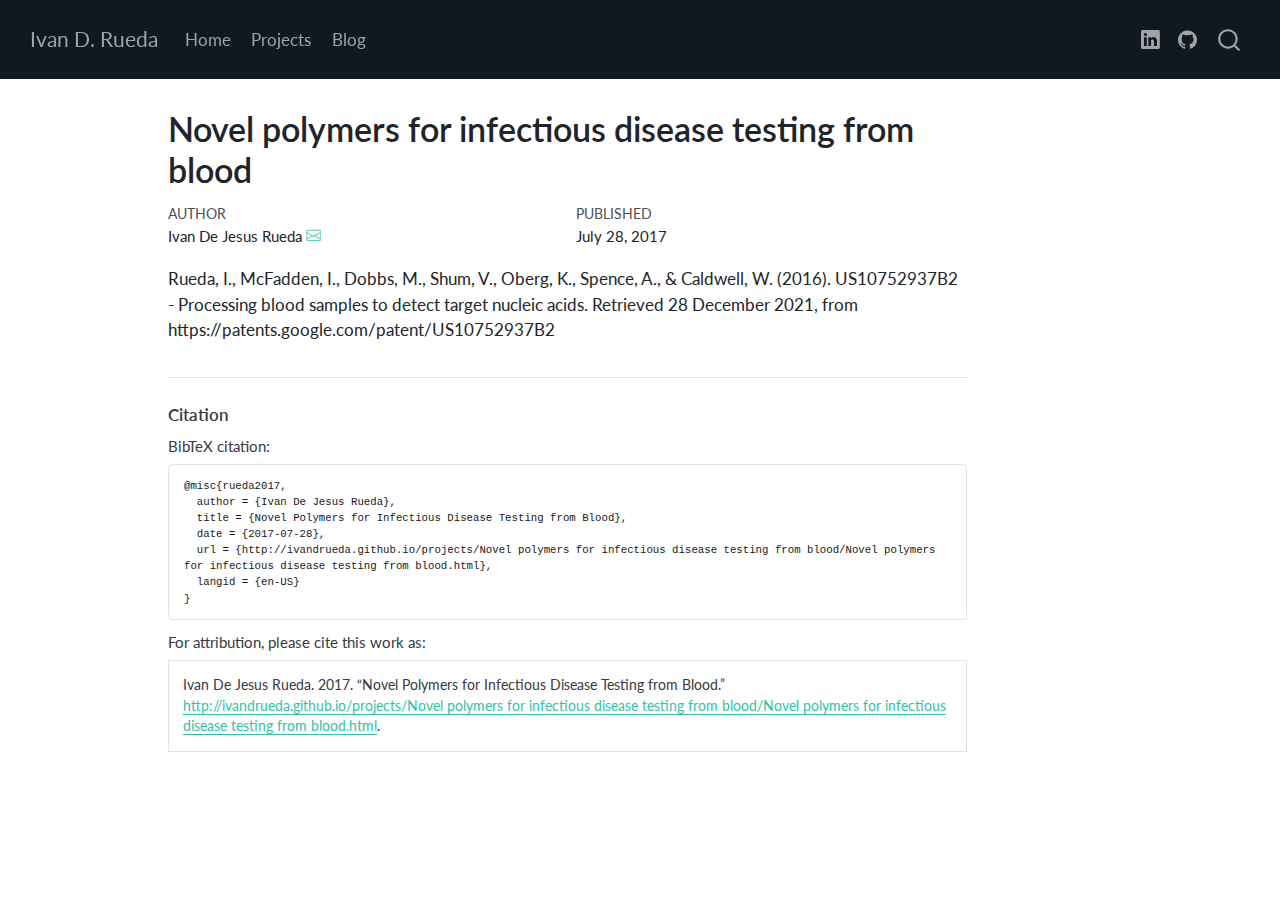
<file: projects/Novel polymers for infectious disease testing from blood/Novel polymers for infectious disease testing from blood.html>
<!DOCTYPE html>
<html xmlns="http://www.w3.org/1999/xhtml" lang="en-US" xml:lang="en-US"><head>

<meta charset="utf-8">
<meta name="generator" content="quarto-1.4.554">

<meta name="viewport" content="width=device-width, initial-scale=1.0, user-scalable=yes">

<meta name="author" content="Ivan De Jesus Rueda">
<meta name="dcterms.date" content="2017-07-28">

<title>Ivan D. Rueda - Novel polymers for infectious disease testing from blood</title>
<style>
code{white-space: pre-wrap;}
span.smallcaps{font-variant: small-caps;}
div.columns{display: flex; gap: min(4vw, 1.5em);}
div.column{flex: auto; overflow-x: auto;}
div.hanging-indent{margin-left: 1.5em; text-indent: -1.5em;}
ul.task-list{list-style: none;}
ul.task-list li input[type="checkbox"] {
  width: 0.8em;
  margin: 0 0.8em 0.2em -1em; /* quarto-specific, see https://github.com/quarto-dev/quarto-cli/issues/4556 */ 
  vertical-align: middle;
}
</style>


<script src="../../site_libs/quarto-nav/quarto-nav.js"></script>
<script src="../../site_libs/quarto-nav/headroom.min.js"></script>
<script src="../../site_libs/clipboard/clipboard.min.js"></script>
<script src="../../site_libs/quarto-search/autocomplete.umd.js"></script>
<script src="../../site_libs/quarto-search/fuse.min.js"></script>
<script src="../../site_libs/quarto-search/quarto-search.js"></script>
<meta name="quarto:offset" content="../../">
<script src="../../site_libs/quarto-html/quarto.js"></script>
<script src="../../site_libs/quarto-html/popper.min.js"></script>
<script src="../../site_libs/quarto-html/tippy.umd.min.js"></script>
<script src="../../site_libs/quarto-html/anchor.min.js"></script>
<link href="../../site_libs/quarto-html/tippy.css" rel="stylesheet">
<link href="../../site_libs/quarto-html/quarto-syntax-highlighting.css" rel="stylesheet" id="quarto-text-highlighting-styles">
<script src="../../site_libs/bootstrap/bootstrap.min.js"></script>
<link href="../../site_libs/bootstrap/bootstrap-icons.css" rel="stylesheet">
<link href="../../site_libs/bootstrap/bootstrap.min.css" rel="stylesheet" id="quarto-bootstrap" data-mode="light">
<script id="quarto-search-options" type="application/json">{
  "location": "navbar",
  "copy-button": false,
  "collapse-after": 3,
  "panel-placement": "end",
  "type": "overlay",
  "limit": 50,
  "keyboard-shortcut": [
    "f",
    "/",
    "s"
  ],
  "show-item-context": false,
  "language": {
    "search-no-results-text": "No results",
    "search-matching-documents-text": "matching documents",
    "search-copy-link-title": "Copy link to search",
    "search-hide-matches-text": "Hide additional matches",
    "search-more-match-text": "more match in this document",
    "search-more-matches-text": "more matches in this document",
    "search-clear-button-title": "Clear",
    "search-text-placeholder": "",
    "search-detached-cancel-button-title": "Cancel",
    "search-submit-button-title": "Submit",
    "search-label": "Search"
  }
}</script>


<link rel="stylesheet" href="../../styles.css">
</head>

<body class="nav-fixed">

<div id="quarto-search-results"></div>
  <header id="quarto-header" class="headroom fixed-top">
    <nav class="navbar navbar-expand-lg " data-bs-theme="dark">
      <div class="navbar-container container-fluid">
      <div class="navbar-brand-container mx-auto">
    <a class="navbar-brand" href="../../index.html">
    <span class="navbar-title">Ivan D. Rueda</span>
    </a>
  </div>
            <div id="quarto-search" class="" title="Search"></div>
          <button class="navbar-toggler" type="button" data-bs-toggle="collapse" data-bs-target="#navbarCollapse" aria-controls="navbarCollapse" aria-expanded="false" aria-label="Toggle navigation" onclick="if (window.quartoToggleHeadroom) { window.quartoToggleHeadroom(); }">
  <span class="navbar-toggler-icon"></span>
</button>
          <div class="collapse navbar-collapse" id="navbarCollapse">
            <ul class="navbar-nav navbar-nav-scroll me-auto">
  <li class="nav-item">
    <a class="nav-link" href="../../index.html"> 
<span class="menu-text">Home</span></a>
  </li>  
  <li class="nav-item">
    <a class="nav-link" href="../../projects.html"> 
<span class="menu-text">Projects</span></a>
  </li>  
  <li class="nav-item">
    <a class="nav-link" href="../../blog.html"> 
<span class="menu-text">Blog</span></a>
  </li>  
</ul>
            <ul class="navbar-nav navbar-nav-scroll ms-auto">
  <li class="nav-item compact">
    <a class="nav-link" href="https://www.linkedin.com/in/ivan-rueda-b720685a/"> <i class="bi bi-linkedin" role="img" aria-label="LinkedIn">
</i> 
<span class="menu-text"></span></a>
  </li>  
  <li class="nav-item compact">
    <a class="nav-link" href="https://github.com/ivandrueda"> <i class="bi bi-github" role="img" aria-label="GitHub">
</i> 
<span class="menu-text"></span></a>
  </li>  
</ul>
          </div> <!-- /navcollapse -->
          <div class="quarto-navbar-tools">
</div>
      </div> <!-- /container-fluid -->
    </nav>
</header>
<!-- content -->
<div id="quarto-content" class="quarto-container page-columns page-rows-contents page-layout-article page-navbar">
<!-- sidebar -->
<!-- margin-sidebar -->
    <div id="quarto-margin-sidebar" class="sidebar margin-sidebar">
        
    </div>
<!-- main -->
<main class="content" id="quarto-document-content">

<header id="title-block-header" class="quarto-title-block default">
<div class="quarto-title">
<h1 class="title">Novel polymers for infectious disease testing from blood</h1>
</div>



<div class="quarto-title-meta">

    <div>
    <div class="quarto-title-meta-heading">Author</div>
    <div class="quarto-title-meta-contents">
             <p>Ivan De Jesus Rueda <a href="mailto:ivandrueda@icloud.com" class="quarto-title-author-email"><i class="bi bi-envelope"></i></a> </p>
          </div>
  </div>
    
    <div>
    <div class="quarto-title-meta-heading">Published</div>
    <div class="quarto-title-meta-contents">
      <p class="date">July 28, 2017</p>
    </div>
  </div>
  
    
  </div>
  


</header>


<p>Rueda, I., McFadden, I., Dobbs, M., Shum, V., Oberg, K., Spence, A., &amp; Caldwell, W. (2016). US10752937B2 - Processing blood samples to detect target nucleic acids. Retrieved 28 December 2021, from https://patents.google.com/patent/US10752937B2</p>



<div id="quarto-appendix" class="default"><section class="quarto-appendix-contents" id="quarto-citation"><h2 class="anchored quarto-appendix-heading">Citation</h2><div><div class="quarto-appendix-secondary-label">BibTeX citation:</div><pre class="sourceCode code-with-copy quarto-appendix-bibtex"><code class="sourceCode bibtex">@misc{rueda2017,
  author = {Ivan De Jesus Rueda},
  title = {Novel Polymers for Infectious Disease Testing from Blood},
  date = {2017-07-28},
  url = {http://ivandrueda.github.io/projects/Novel polymers for infectious disease testing from blood/Novel polymers for infectious disease testing from blood.html},
  langid = {en-US}
}
</code><button title="Copy to Clipboard" class="code-copy-button"><i class="bi"></i></button></pre><div class="quarto-appendix-secondary-label">For attribution, please cite this work as:</div><div id="ref-rueda2017" class="csl-entry quarto-appendix-citeas" role="listitem">
Ivan De Jesus Rueda. 2017. <span>“Novel Polymers for Infectious Disease
Testing from Blood.”</span> <a href="http://ivandrueda.github.io/projects/Novel polymers for infectious disease testing from blood/Novel polymers for infectious disease testing from blood.html">http://ivandrueda.github.io/projects/Novel
polymers for infectious disease testing from blood/Novel polymers for
infectious disease testing from blood.html</a>.
</div></div></section></div></main> <!-- /main -->
<script id="quarto-html-after-body" type="application/javascript">
window.document.addEventListener("DOMContentLoaded", function (event) {
  const toggleBodyColorMode = (bsSheetEl) => {
    const mode = bsSheetEl.getAttribute("data-mode");
    const bodyEl = window.document.querySelector("body");
    if (mode === "dark") {
      bodyEl.classList.add("quarto-dark");
      bodyEl.classList.remove("quarto-light");
    } else {
      bodyEl.classList.add("quarto-light");
      bodyEl.classList.remove("quarto-dark");
    }
  }
  const toggleBodyColorPrimary = () => {
    const bsSheetEl = window.document.querySelector("link#quarto-bootstrap");
    if (bsSheetEl) {
      toggleBodyColorMode(bsSheetEl);
    }
  }
  toggleBodyColorPrimary();  
  const icon = "";
  const anchorJS = new window.AnchorJS();
  anchorJS.options = {
    placement: 'right',
    icon: icon
  };
  anchorJS.add('.anchored');
  const isCodeAnnotation = (el) => {
    for (const clz of el.classList) {
      if (clz.startsWith('code-annotation-')) {                     
        return true;
      }
    }
    return false;
  }
  const clipboard = new window.ClipboardJS('.code-copy-button', {
    text: function(trigger) {
      const codeEl = trigger.previousElementSibling.cloneNode(true);
      for (const childEl of codeEl.children) {
        if (isCodeAnnotation(childEl)) {
          childEl.remove();
        }
      }
      return codeEl.innerText;
    }
  });
  clipboard.on('success', function(e) {
    // button target
    const button = e.trigger;
    // don't keep focus
    button.blur();
    // flash "checked"
    button.classList.add('code-copy-button-checked');
    var currentTitle = button.getAttribute("title");
    button.setAttribute("title", "Copied!");
    let tooltip;
    if (window.bootstrap) {
      button.setAttribute("data-bs-toggle", "tooltip");
      button.setAttribute("data-bs-placement", "left");
      button.setAttribute("data-bs-title", "Copied!");
      tooltip = new bootstrap.Tooltip(button, 
        { trigger: "manual", 
          customClass: "code-copy-button-tooltip",
          offset: [0, -8]});
      tooltip.show();    
    }
    setTimeout(function() {
      if (tooltip) {
        tooltip.hide();
        button.removeAttribute("data-bs-title");
        button.removeAttribute("data-bs-toggle");
        button.removeAttribute("data-bs-placement");
      }
      button.setAttribute("title", currentTitle);
      button.classList.remove('code-copy-button-checked');
    }, 1000);
    // clear code selection
    e.clearSelection();
  });
    var localhostRegex = new RegExp(/^(?:http|https):\/\/localhost\:?[0-9]*\//);
    var mailtoRegex = new RegExp(/^mailto:/);
      var filterRegex = new RegExp("http:\/\/ivandrueda\.github\.io");
    var isInternal = (href) => {
        return filterRegex.test(href) || localhostRegex.test(href) || mailtoRegex.test(href);
    }
    // Inspect non-navigation links and adorn them if external
 	var links = window.document.querySelectorAll('a[href]:not(.nav-link):not(.navbar-brand):not(.toc-action):not(.sidebar-link):not(.sidebar-item-toggle):not(.pagination-link):not(.no-external):not([aria-hidden]):not(.dropdown-item):not(.quarto-navigation-tool)');
    for (var i=0; i<links.length; i++) {
      const link = links[i];
      if (!isInternal(link.href)) {
        // undo the damage that might have been done by quarto-nav.js in the case of
        // links that we want to consider external
        if (link.dataset.originalHref !== undefined) {
          link.href = link.dataset.originalHref;
        }
      }
    }
  function tippyHover(el, contentFn, onTriggerFn, onUntriggerFn) {
    const config = {
      allowHTML: true,
      maxWidth: 500,
      delay: 100,
      arrow: false,
      appendTo: function(el) {
          return el.parentElement;
      },
      interactive: true,
      interactiveBorder: 10,
      theme: 'quarto',
      placement: 'bottom-start',
    };
    if (contentFn) {
      config.content = contentFn;
    }
    if (onTriggerFn) {
      config.onTrigger = onTriggerFn;
    }
    if (onUntriggerFn) {
      config.onUntrigger = onUntriggerFn;
    }
    window.tippy(el, config); 
  }
  const noterefs = window.document.querySelectorAll('a[role="doc-noteref"]');
  for (var i=0; i<noterefs.length; i++) {
    const ref = noterefs[i];
    tippyHover(ref, function() {
      // use id or data attribute instead here
      let href = ref.getAttribute('data-footnote-href') || ref.getAttribute('href');
      try { href = new URL(href).hash; } catch {}
      const id = href.replace(/^#\/?/, "");
      const note = window.document.getElementById(id);
      if (note) {
        return note.innerHTML;
      } else {
        return "";
      }
    });
  }
  const xrefs = window.document.querySelectorAll('a.quarto-xref');
  const processXRef = (id, note) => {
    // Strip column container classes
    const stripColumnClz = (el) => {
      el.classList.remove("page-full", "page-columns");
      if (el.children) {
        for (const child of el.children) {
          stripColumnClz(child);
        }
      }
    }
    stripColumnClz(note)
    if (id === null || id.startsWith('sec-')) {
      // Special case sections, only their first couple elements
      const container = document.createElement("div");
      if (note.children && note.children.length > 2) {
        container.appendChild(note.children[0].cloneNode(true));
        for (let i = 1; i < note.children.length; i++) {
          const child = note.children[i];
          if (child.tagName === "P" && child.innerText === "") {
            continue;
          } else {
            container.appendChild(child.cloneNode(true));
            break;
          }
        }
        if (window.Quarto?.typesetMath) {
          window.Quarto.typesetMath(container);
        }
        return container.innerHTML
      } else {
        if (window.Quarto?.typesetMath) {
          window.Quarto.typesetMath(note);
        }
        return note.innerHTML;
      }
    } else {
      // Remove any anchor links if they are present
      const anchorLink = note.querySelector('a.anchorjs-link');
      if (anchorLink) {
        anchorLink.remove();
      }
      if (window.Quarto?.typesetMath) {
        window.Quarto.typesetMath(note);
      }
      // TODO in 1.5, we should make sure this works without a callout special case
      if (note.classList.contains("callout")) {
        return note.outerHTML;
      } else {
        return note.innerHTML;
      }
    }
  }
  for (var i=0; i<xrefs.length; i++) {
    const xref = xrefs[i];
    tippyHover(xref, undefined, function(instance) {
      instance.disable();
      let url = xref.getAttribute('href');
      let hash = undefined; 
      if (url.startsWith('#')) {
        hash = url;
      } else {
        try { hash = new URL(url).hash; } catch {}
      }
      if (hash) {
        const id = hash.replace(/^#\/?/, "");
        const note = window.document.getElementById(id);
        if (note !== null) {
          try {
            const html = processXRef(id, note.cloneNode(true));
            instance.setContent(html);
          } finally {
            instance.enable();
            instance.show();
          }
        } else {
          // See if we can fetch this
          fetch(url.split('#')[0])
          .then(res => res.text())
          .then(html => {
            const parser = new DOMParser();
            const htmlDoc = parser.parseFromString(html, "text/html");
            const note = htmlDoc.getElementById(id);
            if (note !== null) {
              const html = processXRef(id, note);
              instance.setContent(html);
            } 
          }).finally(() => {
            instance.enable();
            instance.show();
          });
        }
      } else {
        // See if we can fetch a full url (with no hash to target)
        // This is a special case and we should probably do some content thinning / targeting
        fetch(url)
        .then(res => res.text())
        .then(html => {
          const parser = new DOMParser();
          const htmlDoc = parser.parseFromString(html, "text/html");
          const note = htmlDoc.querySelector('main.content');
          if (note !== null) {
            // This should only happen for chapter cross references
            // (since there is no id in the URL)
            // remove the first header
            if (note.children.length > 0 && note.children[0].tagName === "HEADER") {
              note.children[0].remove();
            }
            const html = processXRef(null, note);
            instance.setContent(html);
          } 
        }).finally(() => {
          instance.enable();
          instance.show();
        });
      }
    }, function(instance) {
    });
  }
      let selectedAnnoteEl;
      const selectorForAnnotation = ( cell, annotation) => {
        let cellAttr = 'data-code-cell="' + cell + '"';
        let lineAttr = 'data-code-annotation="' +  annotation + '"';
        const selector = 'span[' + cellAttr + '][' + lineAttr + ']';
        return selector;
      }
      const selectCodeLines = (annoteEl) => {
        const doc = window.document;
        const targetCell = annoteEl.getAttribute("data-target-cell");
        const targetAnnotation = annoteEl.getAttribute("data-target-annotation");
        const annoteSpan = window.document.querySelector(selectorForAnnotation(targetCell, targetAnnotation));
        const lines = annoteSpan.getAttribute("data-code-lines").split(",");
        const lineIds = lines.map((line) => {
          return targetCell + "-" + line;
        })
        let top = null;
        let height = null;
        let parent = null;
        if (lineIds.length > 0) {
            //compute the position of the single el (top and bottom and make a div)
            const el = window.document.getElementById(lineIds[0]);
            top = el.offsetTop;
            height = el.offsetHeight;
            parent = el.parentElement.parentElement;
          if (lineIds.length > 1) {
            const lastEl = window.document.getElementById(lineIds[lineIds.length - 1]);
            const bottom = lastEl.offsetTop + lastEl.offsetHeight;
            height = bottom - top;
          }
          if (top !== null && height !== null && parent !== null) {
            // cook up a div (if necessary) and position it 
            let div = window.document.getElementById("code-annotation-line-highlight");
            if (div === null) {
              div = window.document.createElement("div");
              div.setAttribute("id", "code-annotation-line-highlight");
              div.style.position = 'absolute';
              parent.appendChild(div);
            }
            div.style.top = top - 2 + "px";
            div.style.height = height + 4 + "px";
            div.style.left = 0;
            let gutterDiv = window.document.getElementById("code-annotation-line-highlight-gutter");
            if (gutterDiv === null) {
              gutterDiv = window.document.createElement("div");
              gutterDiv.setAttribute("id", "code-annotation-line-highlight-gutter");
              gutterDiv.style.position = 'absolute';
              const codeCell = window.document.getElementById(targetCell);
              const gutter = codeCell.querySelector('.code-annotation-gutter');
              gutter.appendChild(gutterDiv);
            }
            gutterDiv.style.top = top - 2 + "px";
            gutterDiv.style.height = height + 4 + "px";
          }
          selectedAnnoteEl = annoteEl;
        }
      };
      const unselectCodeLines = () => {
        const elementsIds = ["code-annotation-line-highlight", "code-annotation-line-highlight-gutter"];
        elementsIds.forEach((elId) => {
          const div = window.document.getElementById(elId);
          if (div) {
            div.remove();
          }
        });
        selectedAnnoteEl = undefined;
      };
        // Handle positioning of the toggle
    window.addEventListener(
      "resize",
      throttle(() => {
        elRect = undefined;
        if (selectedAnnoteEl) {
          selectCodeLines(selectedAnnoteEl);
        }
      }, 10)
    );
    function throttle(fn, ms) {
    let throttle = false;
    let timer;
      return (...args) => {
        if(!throttle) { // first call gets through
            fn.apply(this, args);
            throttle = true;
        } else { // all the others get throttled
            if(timer) clearTimeout(timer); // cancel #2
            timer = setTimeout(() => {
              fn.apply(this, args);
              timer = throttle = false;
            }, ms);
        }
      };
    }
      // Attach click handler to the DT
      const annoteDls = window.document.querySelectorAll('dt[data-target-cell]');
      for (const annoteDlNode of annoteDls) {
        annoteDlNode.addEventListener('click', (event) => {
          const clickedEl = event.target;
          if (clickedEl !== selectedAnnoteEl) {
            unselectCodeLines();
            const activeEl = window.document.querySelector('dt[data-target-cell].code-annotation-active');
            if (activeEl) {
              activeEl.classList.remove('code-annotation-active');
            }
            selectCodeLines(clickedEl);
            clickedEl.classList.add('code-annotation-active');
          } else {
            // Unselect the line
            unselectCodeLines();
            clickedEl.classList.remove('code-annotation-active');
          }
        });
      }
  const findCites = (el) => {
    const parentEl = el.parentElement;
    if (parentEl) {
      const cites = parentEl.dataset.cites;
      if (cites) {
        return {
          el,
          cites: cites.split(' ')
        };
      } else {
        return findCites(el.parentElement)
      }
    } else {
      return undefined;
    }
  };
  var bibliorefs = window.document.querySelectorAll('a[role="doc-biblioref"]');
  for (var i=0; i<bibliorefs.length; i++) {
    const ref = bibliorefs[i];
    const citeInfo = findCites(ref);
    if (citeInfo) {
      tippyHover(citeInfo.el, function() {
        var popup = window.document.createElement('div');
        citeInfo.cites.forEach(function(cite) {
          var citeDiv = window.document.createElement('div');
          citeDiv.classList.add('hanging-indent');
          citeDiv.classList.add('csl-entry');
          var biblioDiv = window.document.getElementById('ref-' + cite);
          if (biblioDiv) {
            citeDiv.innerHTML = biblioDiv.innerHTML;
          }
          popup.appendChild(citeDiv);
        });
        return popup.innerHTML;
      });
    }
  }
});
</script>
</div> <!-- /content -->




</body></html>
</file>
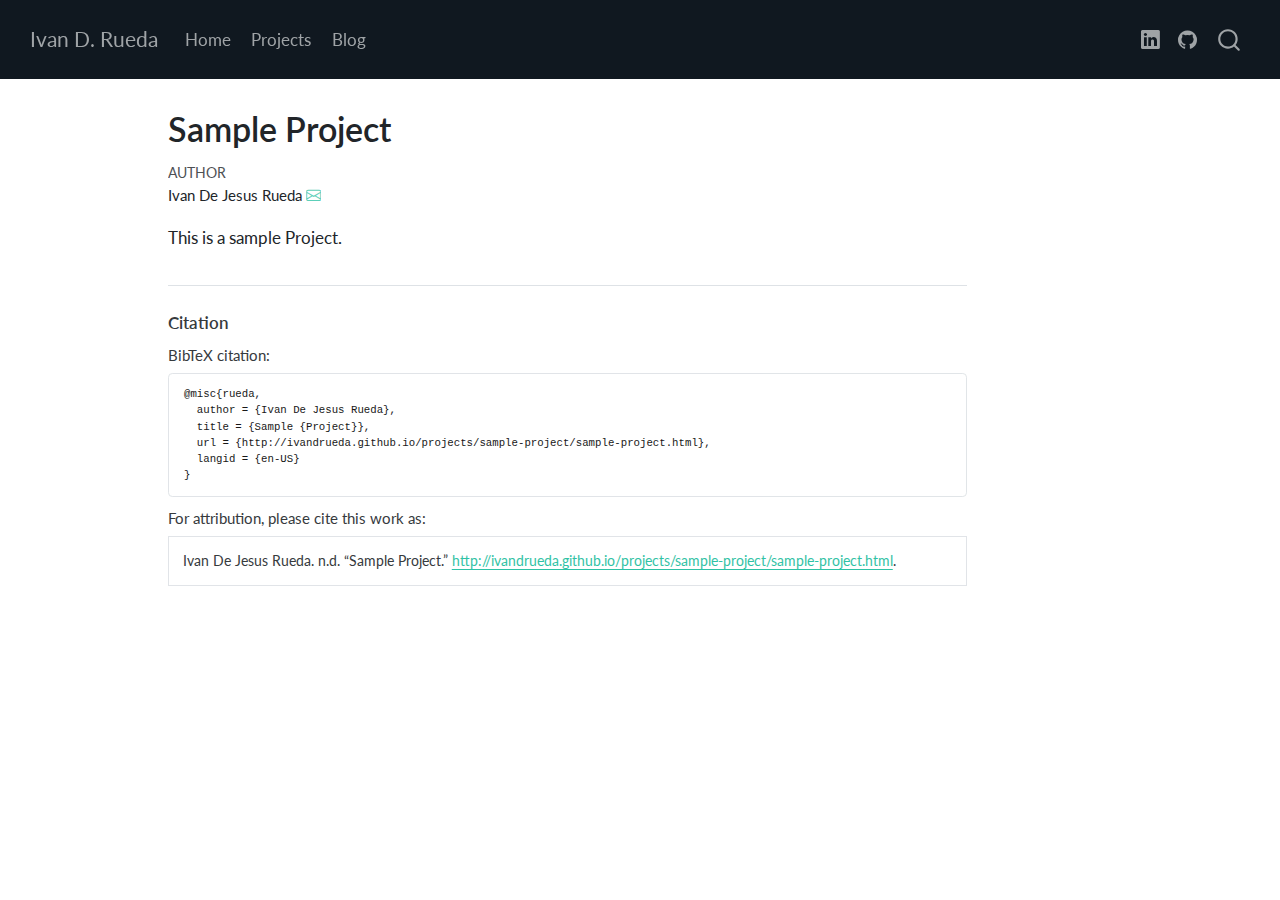
<file: projects/sample-project/sample-project.html>
<!DOCTYPE html>
<html xmlns="http://www.w3.org/1999/xhtml" lang="en-US" xml:lang="en-US"><head>

<meta charset="utf-8">
<meta name="generator" content="quarto-1.4.554">

<meta name="viewport" content="width=device-width, initial-scale=1.0, user-scalable=yes">

<meta name="author" content="Ivan De Jesus Rueda">

<title>Ivan D. Rueda - Sample Project</title>
<style>
code{white-space: pre-wrap;}
span.smallcaps{font-variant: small-caps;}
div.columns{display: flex; gap: min(4vw, 1.5em);}
div.column{flex: auto; overflow-x: auto;}
div.hanging-indent{margin-left: 1.5em; text-indent: -1.5em;}
ul.task-list{list-style: none;}
ul.task-list li input[type="checkbox"] {
  width: 0.8em;
  margin: 0 0.8em 0.2em -1em; /* quarto-specific, see https://github.com/quarto-dev/quarto-cli/issues/4556 */ 
  vertical-align: middle;
}
</style>


<script src="../../site_libs/quarto-nav/quarto-nav.js"></script>
<script src="../../site_libs/quarto-nav/headroom.min.js"></script>
<script src="../../site_libs/clipboard/clipboard.min.js"></script>
<script src="../../site_libs/quarto-search/autocomplete.umd.js"></script>
<script src="../../site_libs/quarto-search/fuse.min.js"></script>
<script src="../../site_libs/quarto-search/quarto-search.js"></script>
<meta name="quarto:offset" content="../../">
<script src="../../site_libs/quarto-html/quarto.js"></script>
<script src="../../site_libs/quarto-html/popper.min.js"></script>
<script src="../../site_libs/quarto-html/tippy.umd.min.js"></script>
<script src="../../site_libs/quarto-html/anchor.min.js"></script>
<link href="../../site_libs/quarto-html/tippy.css" rel="stylesheet">
<link href="../../site_libs/quarto-html/quarto-syntax-highlighting.css" rel="stylesheet" id="quarto-text-highlighting-styles">
<script src="../../site_libs/bootstrap/bootstrap.min.js"></script>
<link href="../../site_libs/bootstrap/bootstrap-icons.css" rel="stylesheet">
<link href="../../site_libs/bootstrap/bootstrap.min.css" rel="stylesheet" id="quarto-bootstrap" data-mode="light">
<script id="quarto-search-options" type="application/json">{
  "location": "navbar",
  "copy-button": false,
  "collapse-after": 3,
  "panel-placement": "end",
  "type": "overlay",
  "limit": 50,
  "keyboard-shortcut": [
    "f",
    "/",
    "s"
  ],
  "show-item-context": false,
  "language": {
    "search-no-results-text": "No results",
    "search-matching-documents-text": "matching documents",
    "search-copy-link-title": "Copy link to search",
    "search-hide-matches-text": "Hide additional matches",
    "search-more-match-text": "more match in this document",
    "search-more-matches-text": "more matches in this document",
    "search-clear-button-title": "Clear",
    "search-text-placeholder": "",
    "search-detached-cancel-button-title": "Cancel",
    "search-submit-button-title": "Submit",
    "search-label": "Search"
  }
}</script>


<link rel="stylesheet" href="../../styles.css">
</head>

<body class="nav-fixed">

<div id="quarto-search-results"></div>
  <header id="quarto-header" class="headroom fixed-top">
    <nav class="navbar navbar-expand-lg " data-bs-theme="dark">
      <div class="navbar-container container-fluid">
      <div class="navbar-brand-container mx-auto">
    <a class="navbar-brand" href="../../index.html">
    <span class="navbar-title">Ivan D. Rueda</span>
    </a>
  </div>
            <div id="quarto-search" class="" title="Search"></div>
          <button class="navbar-toggler" type="button" data-bs-toggle="collapse" data-bs-target="#navbarCollapse" aria-controls="navbarCollapse" aria-expanded="false" aria-label="Toggle navigation" onclick="if (window.quartoToggleHeadroom) { window.quartoToggleHeadroom(); }">
  <span class="navbar-toggler-icon"></span>
</button>
          <div class="collapse navbar-collapse" id="navbarCollapse">
            <ul class="navbar-nav navbar-nav-scroll me-auto">
  <li class="nav-item">
    <a class="nav-link" href="../../index.html"> 
<span class="menu-text">Home</span></a>
  </li>  
  <li class="nav-item">
    <a class="nav-link" href="../../projects.html"> 
<span class="menu-text">Projects</span></a>
  </li>  
  <li class="nav-item">
    <a class="nav-link" href="../../blog.html"> 
<span class="menu-text">Blog</span></a>
  </li>  
</ul>
            <ul class="navbar-nav navbar-nav-scroll ms-auto">
  <li class="nav-item compact">
    <a class="nav-link" href="https://www.linkedin.com/in/ivan-rueda-b720685a/"> <i class="bi bi-linkedin" role="img" aria-label="LinkedIn">
</i> 
<span class="menu-text"></span></a>
  </li>  
  <li class="nav-item compact">
    <a class="nav-link" href="https://github.com/ivandrueda"> <i class="bi bi-github" role="img" aria-label="GitHub">
</i> 
<span class="menu-text"></span></a>
  </li>  
</ul>
          </div> <!-- /navcollapse -->
          <div class="quarto-navbar-tools">
</div>
      </div> <!-- /container-fluid -->
    </nav>
</header>
<!-- content -->
<div id="quarto-content" class="quarto-container page-columns page-rows-contents page-layout-article page-navbar">
<!-- sidebar -->
<!-- margin-sidebar -->
    <div id="quarto-margin-sidebar" class="sidebar margin-sidebar">
        
    </div>
<!-- main -->
<main class="content" id="quarto-document-content">

<header id="title-block-header" class="quarto-title-block default">
<div class="quarto-title">
<h1 class="title">Sample Project</h1>
</div>



<div class="quarto-title-meta">

    <div>
    <div class="quarto-title-meta-heading">Author</div>
    <div class="quarto-title-meta-contents">
             <p>Ivan De Jesus Rueda <a href="mailto:ivandrueda@icloud.com" class="quarto-title-author-email"><i class="bi bi-envelope"></i></a> </p>
          </div>
  </div>
    
  
    
  </div>
  


</header>


<p>This is a sample Project.</p>



<div id="quarto-appendix" class="default"><section class="quarto-appendix-contents" id="quarto-citation"><h2 class="anchored quarto-appendix-heading">Citation</h2><div><div class="quarto-appendix-secondary-label">BibTeX citation:</div><pre class="sourceCode code-with-copy quarto-appendix-bibtex"><code class="sourceCode bibtex">@misc{rueda,
  author = {Ivan De Jesus Rueda},
  title = {Sample {Project}},
  url = {http://ivandrueda.github.io/projects/sample-project/sample-project.html},
  langid = {en-US}
}
</code><button title="Copy to Clipboard" class="code-copy-button"><i class="bi"></i></button></pre><div class="quarto-appendix-secondary-label">For attribution, please cite this work as:</div><div id="ref-rueda" class="csl-entry quarto-appendix-citeas" role="listitem">
Ivan De Jesus Rueda. n.d. <span>“Sample Project.”</span> <a href="http://ivandrueda.github.io/projects/sample-project/sample-project.html">http://ivandrueda.github.io/projects/sample-project/sample-project.html</a>.
</div></div></section></div></main> <!-- /main -->
<script id="quarto-html-after-body" type="application/javascript">
window.document.addEventListener("DOMContentLoaded", function (event) {
  const toggleBodyColorMode = (bsSheetEl) => {
    const mode = bsSheetEl.getAttribute("data-mode");
    const bodyEl = window.document.querySelector("body");
    if (mode === "dark") {
      bodyEl.classList.add("quarto-dark");
      bodyEl.classList.remove("quarto-light");
    } else {
      bodyEl.classList.add("quarto-light");
      bodyEl.classList.remove("quarto-dark");
    }
  }
  const toggleBodyColorPrimary = () => {
    const bsSheetEl = window.document.querySelector("link#quarto-bootstrap");
    if (bsSheetEl) {
      toggleBodyColorMode(bsSheetEl);
    }
  }
  toggleBodyColorPrimary();  
  const icon = "";
  const anchorJS = new window.AnchorJS();
  anchorJS.options = {
    placement: 'right',
    icon: icon
  };
  anchorJS.add('.anchored');
  const isCodeAnnotation = (el) => {
    for (const clz of el.classList) {
      if (clz.startsWith('code-annotation-')) {                     
        return true;
      }
    }
    return false;
  }
  const clipboard = new window.ClipboardJS('.code-copy-button', {
    text: function(trigger) {
      const codeEl = trigger.previousElementSibling.cloneNode(true);
      for (const childEl of codeEl.children) {
        if (isCodeAnnotation(childEl)) {
          childEl.remove();
        }
      }
      return codeEl.innerText;
    }
  });
  clipboard.on('success', function(e) {
    // button target
    const button = e.trigger;
    // don't keep focus
    button.blur();
    // flash "checked"
    button.classList.add('code-copy-button-checked');
    var currentTitle = button.getAttribute("title");
    button.setAttribute("title", "Copied!");
    let tooltip;
    if (window.bootstrap) {
      button.setAttribute("data-bs-toggle", "tooltip");
      button.setAttribute("data-bs-placement", "left");
      button.setAttribute("data-bs-title", "Copied!");
      tooltip = new bootstrap.Tooltip(button, 
        { trigger: "manual", 
          customClass: "code-copy-button-tooltip",
          offset: [0, -8]});
      tooltip.show();    
    }
    setTimeout(function() {
      if (tooltip) {
        tooltip.hide();
        button.removeAttribute("data-bs-title");
        button.removeAttribute("data-bs-toggle");
        button.removeAttribute("data-bs-placement");
      }
      button.setAttribute("title", currentTitle);
      button.classList.remove('code-copy-button-checked');
    }, 1000);
    // clear code selection
    e.clearSelection();
  });
    var localhostRegex = new RegExp(/^(?:http|https):\/\/localhost\:?[0-9]*\//);
    var mailtoRegex = new RegExp(/^mailto:/);
      var filterRegex = new RegExp("http:\/\/ivandrueda\.github\.io");
    var isInternal = (href) => {
        return filterRegex.test(href) || localhostRegex.test(href) || mailtoRegex.test(href);
    }
    // Inspect non-navigation links and adorn them if external
 	var links = window.document.querySelectorAll('a[href]:not(.nav-link):not(.navbar-brand):not(.toc-action):not(.sidebar-link):not(.sidebar-item-toggle):not(.pagination-link):not(.no-external):not([aria-hidden]):not(.dropdown-item):not(.quarto-navigation-tool)');
    for (var i=0; i<links.length; i++) {
      const link = links[i];
      if (!isInternal(link.href)) {
        // undo the damage that might have been done by quarto-nav.js in the case of
        // links that we want to consider external
        if (link.dataset.originalHref !== undefined) {
          link.href = link.dataset.originalHref;
        }
      }
    }
  function tippyHover(el, contentFn, onTriggerFn, onUntriggerFn) {
    const config = {
      allowHTML: true,
      maxWidth: 500,
      delay: 100,
      arrow: false,
      appendTo: function(el) {
          return el.parentElement;
      },
      interactive: true,
      interactiveBorder: 10,
      theme: 'quarto',
      placement: 'bottom-start',
    };
    if (contentFn) {
      config.content = contentFn;
    }
    if (onTriggerFn) {
      config.onTrigger = onTriggerFn;
    }
    if (onUntriggerFn) {
      config.onUntrigger = onUntriggerFn;
    }
    window.tippy(el, config); 
  }
  const noterefs = window.document.querySelectorAll('a[role="doc-noteref"]');
  for (var i=0; i<noterefs.length; i++) {
    const ref = noterefs[i];
    tippyHover(ref, function() {
      // use id or data attribute instead here
      let href = ref.getAttribute('data-footnote-href') || ref.getAttribute('href');
      try { href = new URL(href).hash; } catch {}
      const id = href.replace(/^#\/?/, "");
      const note = window.document.getElementById(id);
      if (note) {
        return note.innerHTML;
      } else {
        return "";
      }
    });
  }
  const xrefs = window.document.querySelectorAll('a.quarto-xref');
  const processXRef = (id, note) => {
    // Strip column container classes
    const stripColumnClz = (el) => {
      el.classList.remove("page-full", "page-columns");
      if (el.children) {
        for (const child of el.children) {
          stripColumnClz(child);
        }
      }
    }
    stripColumnClz(note)
    if (id === null || id.startsWith('sec-')) {
      // Special case sections, only their first couple elements
      const container = document.createElement("div");
      if (note.children && note.children.length > 2) {
        container.appendChild(note.children[0].cloneNode(true));
        for (let i = 1; i < note.children.length; i++) {
          const child = note.children[i];
          if (child.tagName === "P" && child.innerText === "") {
            continue;
          } else {
            container.appendChild(child.cloneNode(true));
            break;
          }
        }
        if (window.Quarto?.typesetMath) {
          window.Quarto.typesetMath(container);
        }
        return container.innerHTML
      } else {
        if (window.Quarto?.typesetMath) {
          window.Quarto.typesetMath(note);
        }
        return note.innerHTML;
      }
    } else {
      // Remove any anchor links if they are present
      const anchorLink = note.querySelector('a.anchorjs-link');
      if (anchorLink) {
        anchorLink.remove();
      }
      if (window.Quarto?.typesetMath) {
        window.Quarto.typesetMath(note);
      }
      // TODO in 1.5, we should make sure this works without a callout special case
      if (note.classList.contains("callout")) {
        return note.outerHTML;
      } else {
        return note.innerHTML;
      }
    }
  }
  for (var i=0; i<xrefs.length; i++) {
    const xref = xrefs[i];
    tippyHover(xref, undefined, function(instance) {
      instance.disable();
      let url = xref.getAttribute('href');
      let hash = undefined; 
      if (url.startsWith('#')) {
        hash = url;
      } else {
        try { hash = new URL(url).hash; } catch {}
      }
      if (hash) {
        const id = hash.replace(/^#\/?/, "");
        const note = window.document.getElementById(id);
        if (note !== null) {
          try {
            const html = processXRef(id, note.cloneNode(true));
            instance.setContent(html);
          } finally {
            instance.enable();
            instance.show();
          }
        } else {
          // See if we can fetch this
          fetch(url.split('#')[0])
          .then(res => res.text())
          .then(html => {
            const parser = new DOMParser();
            const htmlDoc = parser.parseFromString(html, "text/html");
            const note = htmlDoc.getElementById(id);
            if (note !== null) {
              const html = processXRef(id, note);
              instance.setContent(html);
            } 
          }).finally(() => {
            instance.enable();
            instance.show();
          });
        }
      } else {
        // See if we can fetch a full url (with no hash to target)
        // This is a special case and we should probably do some content thinning / targeting
        fetch(url)
        .then(res => res.text())
        .then(html => {
          const parser = new DOMParser();
          const htmlDoc = parser.parseFromString(html, "text/html");
          const note = htmlDoc.querySelector('main.content');
          if (note !== null) {
            // This should only happen for chapter cross references
            // (since there is no id in the URL)
            // remove the first header
            if (note.children.length > 0 && note.children[0].tagName === "HEADER") {
              note.children[0].remove();
            }
            const html = processXRef(null, note);
            instance.setContent(html);
          } 
        }).finally(() => {
          instance.enable();
          instance.show();
        });
      }
    }, function(instance) {
    });
  }
      let selectedAnnoteEl;
      const selectorForAnnotation = ( cell, annotation) => {
        let cellAttr = 'data-code-cell="' + cell + '"';
        let lineAttr = 'data-code-annotation="' +  annotation + '"';
        const selector = 'span[' + cellAttr + '][' + lineAttr + ']';
        return selector;
      }
      const selectCodeLines = (annoteEl) => {
        const doc = window.document;
        const targetCell = annoteEl.getAttribute("data-target-cell");
        const targetAnnotation = annoteEl.getAttribute("data-target-annotation");
        const annoteSpan = window.document.querySelector(selectorForAnnotation(targetCell, targetAnnotation));
        const lines = annoteSpan.getAttribute("data-code-lines").split(",");
        const lineIds = lines.map((line) => {
          return targetCell + "-" + line;
        })
        let top = null;
        let height = null;
        let parent = null;
        if (lineIds.length > 0) {
            //compute the position of the single el (top and bottom and make a div)
            const el = window.document.getElementById(lineIds[0]);
            top = el.offsetTop;
            height = el.offsetHeight;
            parent = el.parentElement.parentElement;
          if (lineIds.length > 1) {
            const lastEl = window.document.getElementById(lineIds[lineIds.length - 1]);
            const bottom = lastEl.offsetTop + lastEl.offsetHeight;
            height = bottom - top;
          }
          if (top !== null && height !== null && parent !== null) {
            // cook up a div (if necessary) and position it 
            let div = window.document.getElementById("code-annotation-line-highlight");
            if (div === null) {
              div = window.document.createElement("div");
              div.setAttribute("id", "code-annotation-line-highlight");
              div.style.position = 'absolute';
              parent.appendChild(div);
            }
            div.style.top = top - 2 + "px";
            div.style.height = height + 4 + "px";
            div.style.left = 0;
            let gutterDiv = window.document.getElementById("code-annotation-line-highlight-gutter");
            if (gutterDiv === null) {
              gutterDiv = window.document.createElement("div");
              gutterDiv.setAttribute("id", "code-annotation-line-highlight-gutter");
              gutterDiv.style.position = 'absolute';
              const codeCell = window.document.getElementById(targetCell);
              const gutter = codeCell.querySelector('.code-annotation-gutter');
              gutter.appendChild(gutterDiv);
            }
            gutterDiv.style.top = top - 2 + "px";
            gutterDiv.style.height = height + 4 + "px";
          }
          selectedAnnoteEl = annoteEl;
        }
      };
      const unselectCodeLines = () => {
        const elementsIds = ["code-annotation-line-highlight", "code-annotation-line-highlight-gutter"];
        elementsIds.forEach((elId) => {
          const div = window.document.getElementById(elId);
          if (div) {
            div.remove();
          }
        });
        selectedAnnoteEl = undefined;
      };
        // Handle positioning of the toggle
    window.addEventListener(
      "resize",
      throttle(() => {
        elRect = undefined;
        if (selectedAnnoteEl) {
          selectCodeLines(selectedAnnoteEl);
        }
      }, 10)
    );
    function throttle(fn, ms) {
    let throttle = false;
    let timer;
      return (...args) => {
        if(!throttle) { // first call gets through
            fn.apply(this, args);
            throttle = true;
        } else { // all the others get throttled
            if(timer) clearTimeout(timer); // cancel #2
            timer = setTimeout(() => {
              fn.apply(this, args);
              timer = throttle = false;
            }, ms);
        }
      };
    }
      // Attach click handler to the DT
      const annoteDls = window.document.querySelectorAll('dt[data-target-cell]');
      for (const annoteDlNode of annoteDls) {
        annoteDlNode.addEventListener('click', (event) => {
          const clickedEl = event.target;
          if (clickedEl !== selectedAnnoteEl) {
            unselectCodeLines();
            const activeEl = window.document.querySelector('dt[data-target-cell].code-annotation-active');
            if (activeEl) {
              activeEl.classList.remove('code-annotation-active');
            }
            selectCodeLines(clickedEl);
            clickedEl.classList.add('code-annotation-active');
          } else {
            // Unselect the line
            unselectCodeLines();
            clickedEl.classList.remove('code-annotation-active');
          }
        });
      }
  const findCites = (el) => {
    const parentEl = el.parentElement;
    if (parentEl) {
      const cites = parentEl.dataset.cites;
      if (cites) {
        return {
          el,
          cites: cites.split(' ')
        };
      } else {
        return findCites(el.parentElement)
      }
    } else {
      return undefined;
    }
  };
  var bibliorefs = window.document.querySelectorAll('a[role="doc-biblioref"]');
  for (var i=0; i<bibliorefs.length; i++) {
    const ref = bibliorefs[i];
    const citeInfo = findCites(ref);
    if (citeInfo) {
      tippyHover(citeInfo.el, function() {
        var popup = window.document.createElement('div');
        citeInfo.cites.forEach(function(cite) {
          var citeDiv = window.document.createElement('div');
          citeDiv.classList.add('hanging-indent');
          citeDiv.classList.add('csl-entry');
          var biblioDiv = window.document.getElementById('ref-' + cite);
          if (biblioDiv) {
            citeDiv.innerHTML = biblioDiv.innerHTML;
          }
          popup.appendChild(citeDiv);
        });
        return popup.innerHTML;
      });
    }
  }
});
</script>
</div> <!-- /content -->




</body></html>
</file>
<file: site_libs/quarto-html/tippy.css>
.tippy-box[data-animation=fade][data-state=hidden]{opacity:0}[data-tippy-root]{max-width:calc(100vw - 10px)}.tippy-box{position:relative;background-color:#333;color:#fff;border-radius:4px;font-size:14px;line-height:1.4;white-space:normal;outline:0;transition-property:transform,visibility,opacity}.tippy-box[data-placement^=top]>.tippy-arrow{bottom:0}.tippy-box[data-placement^=top]>.tippy-arrow:before{bottom:-7px;left:0;border-width:8px 8px 0;border-top-color:initial;transform-origin:center top}.tippy-box[data-placement^=bottom]>.tippy-arrow{top:0}.tippy-box[data-placement^=bottom]>.tippy-arrow:before{top:-7px;left:0;border-width:0 8px 8px;border-bottom-color:initial;transform-origin:center bottom}.tippy-box[data-placement^=left]>.tippy-arrow{right:0}.tippy-box[data-placement^=left]>.tippy-arrow:before{border-width:8px 0 8px 8px;border-left-color:initial;right:-7px;transform-origin:center left}.tippy-box[data-placement^=right]>.tippy-arrow{left:0}.tippy-box[data-placement^=right]>.tippy-arrow:before{left:-7px;border-width:8px 8px 8px 0;border-right-color:initial;transform-origin:center right}.tippy-box[data-inertia][data-state=visible]{transition-timing-function:cubic-bezier(.54,1.5,.38,1.11)}.tippy-arrow{width:16px;height:16px;color:#333}.tippy-arrow:before{content:"";position:absolute;border-color:transparent;border-style:solid}.tippy-content{position:relative;padding:5px 9px;z-index:1}
</file>
<file: site_libs/quarto-html/quarto-syntax-highlighting.css>
/* quarto syntax highlight colors */
:root {
  --quarto-hl-ot-color: #003B4F;
  --quarto-hl-at-color: #657422;
  --quarto-hl-ss-color: #20794D;
  --quarto-hl-an-color: #5E5E5E;
  --quarto-hl-fu-color: #4758AB;
  --quarto-hl-st-color: #20794D;
  --quarto-hl-cf-color: #003B4F;
  --quarto-hl-op-color: #5E5E5E;
  --quarto-hl-er-color: #AD0000;
  --quarto-hl-bn-color: #AD0000;
  --quarto-hl-al-color: #AD0000;
  --quarto-hl-va-color: #111111;
  --quarto-hl-bu-color: inherit;
  --quarto-hl-ex-color: inherit;
  --quarto-hl-pp-color: #AD0000;
  --quarto-hl-in-color: #5E5E5E;
  --quarto-hl-vs-color: #20794D;
  --quarto-hl-wa-color: #5E5E5E;
  --quarto-hl-do-color: #5E5E5E;
  --quarto-hl-im-color: #00769E;
  --quarto-hl-ch-color: #20794D;
  --quarto-hl-dt-color: #AD0000;
  --quarto-hl-fl-color: #AD0000;
  --quarto-hl-co-color: #5E5E5E;
  --quarto-hl-cv-color: #5E5E5E;
  --quarto-hl-cn-color: #8f5902;
  --quarto-hl-sc-color: #5E5E5E;
  --quarto-hl-dv-color: #AD0000;
  --quarto-hl-kw-color: #003B4F;
}

/* other quarto variables */
:root {
  --quarto-font-monospace: SFMono-Regular, Menlo, Monaco, Consolas, "Liberation Mono", "Courier New", monospace;
}

pre > code.sourceCode > span {
  color: #003B4F;
}

code span {
  color: #003B4F;
}

code.sourceCode > span {
  color: #003B4F;
}

div.sourceCode,
div.sourceCode pre.sourceCode {
  color: #003B4F;
}

code span.ot {
  color: #003B4F;
  font-style: inherit;
}

code span.at {
  color: #657422;
  font-style: inherit;
}

code span.ss {
  color: #20794D;
  font-style: inherit;
}

code span.an {
  color: #5E5E5E;
  font-style: inherit;
}

code span.fu {
  color: #4758AB;
  font-style: inherit;
}

code span.st {
  color: #20794D;
  font-style: inherit;
}

code span.cf {
  color: #003B4F;
  font-style: inherit;
}

code span.op {
  color: #5E5E5E;
  font-style: inherit;
}

code span.er {
  color: #AD0000;
  font-style: inherit;
}

code span.bn {
  color: #AD0000;
  font-style: inherit;
}

code span.al {
  color: #AD0000;
  font-style: inherit;
}

code span.va {
  color: #111111;
  font-style: inherit;
}

code span.bu {
  font-style: inherit;
}

code span.ex {
  font-style: inherit;
}

code span.pp {
  color: #AD0000;
  font-style: inherit;
}

code span.in {
  color: #5E5E5E;
  font-style: inherit;
}

code span.vs {
  color: #20794D;
  font-style: inherit;
}

code span.wa {
  color: #5E5E5E;
  font-style: italic;
}

code span.do {
  color: #5E5E5E;
  font-style: italic;
}

code span.im {
  color: #00769E;
  font-style: inherit;
}

code span.ch {
  color: #20794D;
  font-style: inherit;
}

code span.dt {
  color: #AD0000;
  font-style: inherit;
}

code span.fl {
  color: #AD0000;
  font-style: inherit;
}

code span.co {
  color: #5E5E5E;
  font-style: inherit;
}

code span.cv {
  color: #5E5E5E;
  font-style: italic;
}

code span.cn {
  color: #8f5902;
  font-style: inherit;
}

code span.sc {
  color: #5E5E5E;
  font-style: inherit;
}

code span.dv {
  color: #AD0000;
  font-style: inherit;
}

code span.kw {
  color: #003B4F;
  font-style: inherit;
}

.prevent-inlining {
  content: "</";
}

/*# sourceMappingURL=debc5d5d77c3f9108843748ff7464032.css.map */
</file>
<file: styles.css>
/* css styles */
</file>
